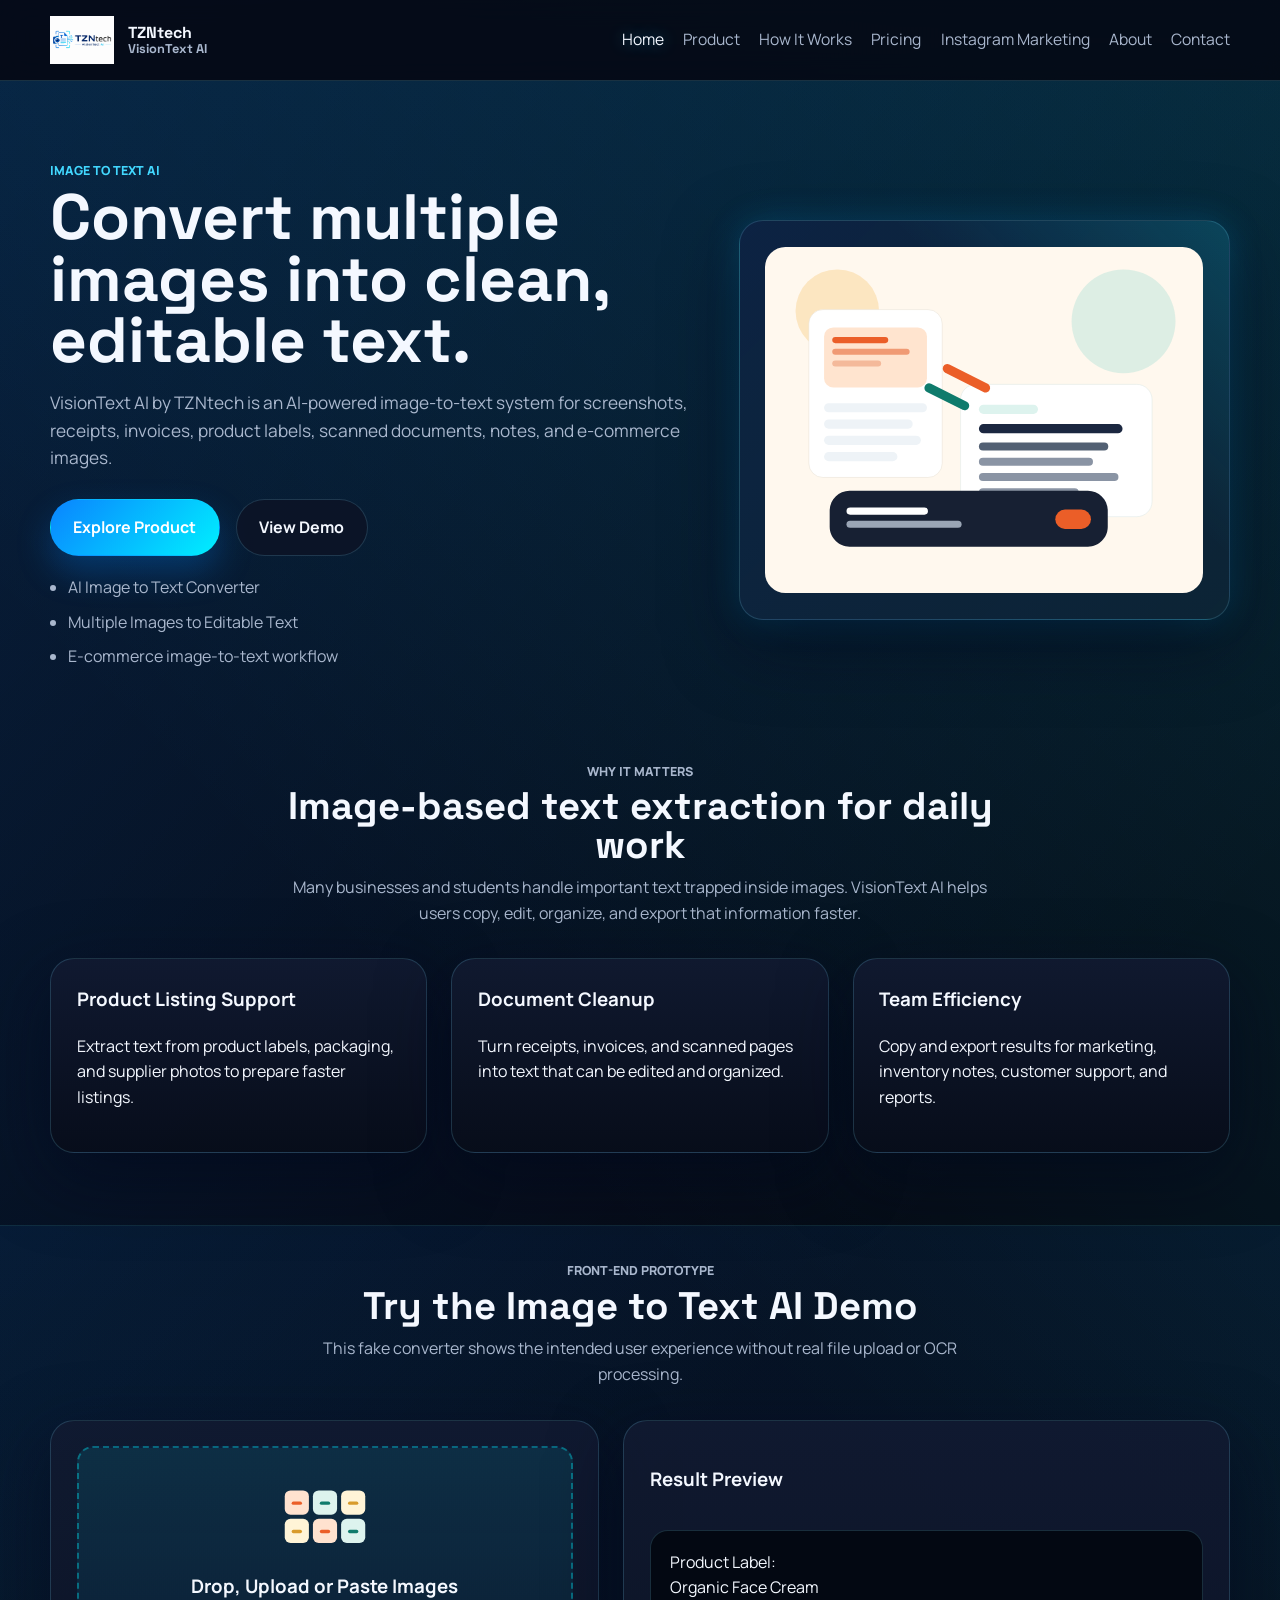
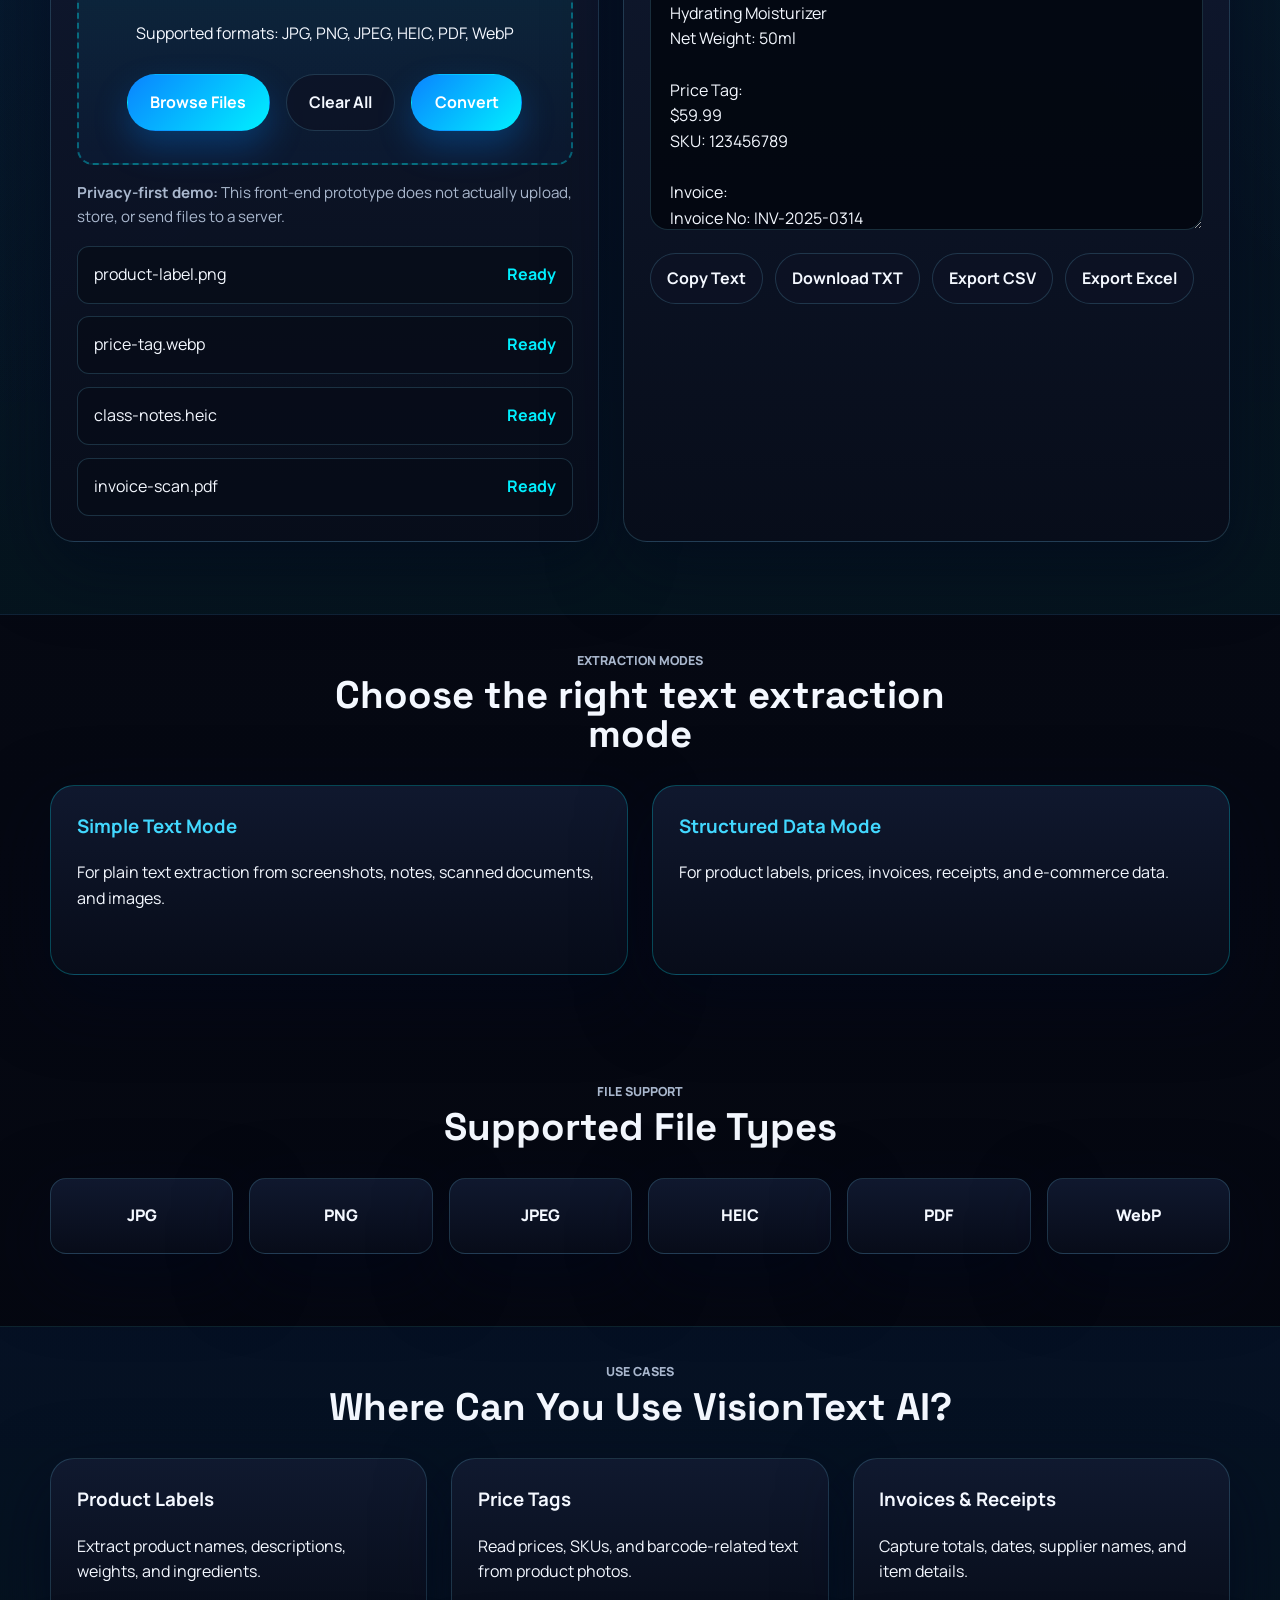
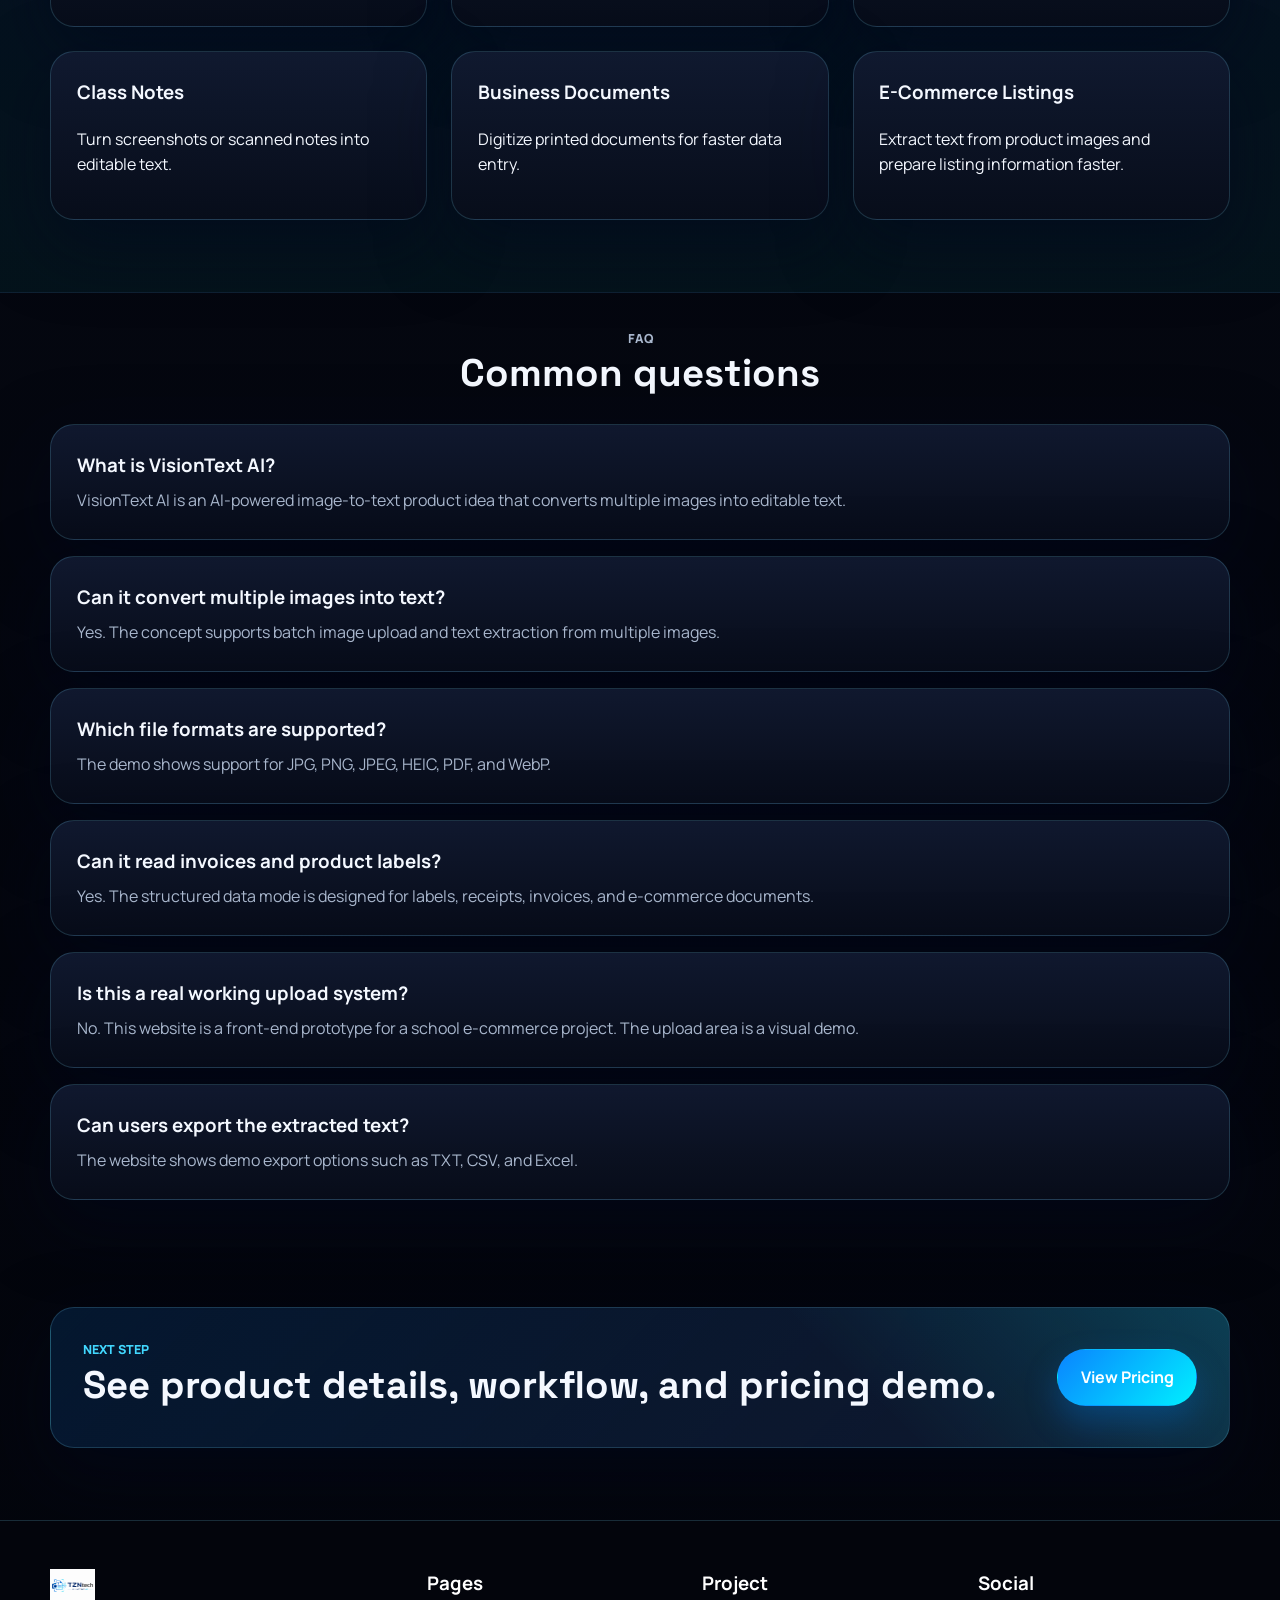
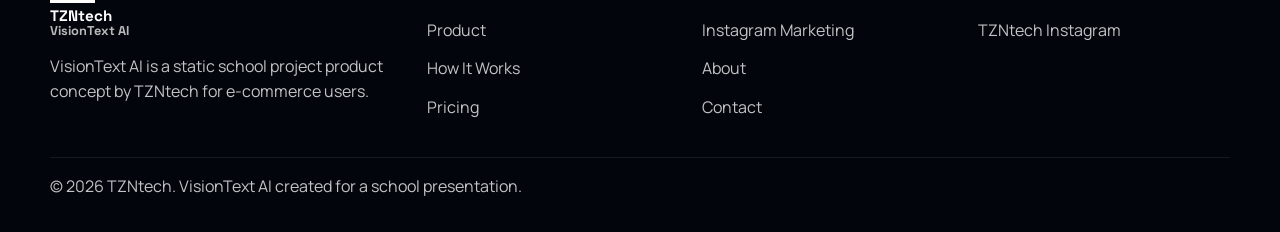
<file: index.html>
<!DOCTYPE html>
<html lang="en">
<head>
  <meta charset="UTF-8">
  <meta name="viewport" content="width=device-width, initial-scale=1.0">
  <title>VisionText AI | Image to Text AI by TZNtech</title>
  <meta name="description" content="VisionText AI is an Image to Text AI school project that converts multiple images into editable text.">
  <link rel="preconnect" href="https://fonts.googleapis.com">
  <link rel="preconnect" href="https://fonts.gstatic.com" crossorigin>
  <link href="https://fonts.googleapis.com/css2?family=Manrope:wght@400;500;700;800&family=Space+Grotesk:wght@500;700&display=swap" rel="stylesheet">
  <link rel="stylesheet" href="assets/css/style.css">
</head>
<body>
  <header class="site-header">
    <div class="container nav-wrap">
      <a class="brand" href="index.html">
        <img class="brand-logo" src="assets/img/logo.png" alt="TZNtech VisionText AI logo">
        <span class="brand-copy">
          <span class="brand-company">TZNtech</span>
          <span class="brand-product">VisionText AI</span>
        </span>
      </a>
      <button class="nav-toggle" aria-label="Open menu" aria-expanded="false">Menu</button>
      <nav class="site-nav">
        <a class="active" href="index.html">Home</a>
        <a href="product.html">Product</a>
        <a href="how-it-works.html">How It Works</a>
        <a href="pricing.html">Pricing</a>
        <a href="instagram.html">Instagram Marketing</a>
        <a href="about.html">About</a>
        <a href="contact.html">Contact</a>
      </nav>
    </div>
  </header>

  <main>
    <section class="hero">
      <div class="container hero-grid">
        <div class="hero-copy">
          <p class="eyebrow">Image to Text AI</p>
          <h1>Convert multiple images into clean, editable text.</h1>
          <p class="lead">VisionText AI by TZNtech is an AI-powered image-to-text system for screenshots, receipts, invoices, product labels, scanned documents, notes, and e-commerce images.</p>
          <div class="button-row">
            <a class="button button-primary" href="product.html">Explore Product</a>
            <a class="button button-secondary" href="#demo">View Demo</a>
          </div>
          <ul class="mini-points">
            <li>AI Image to Text Converter</li>
            <li>Multiple Images to Editable Text</li>
            <li>E-commerce image-to-text workflow</li>
          </ul>
        </div>
        <div class="hero-visual card">
          <img src="assets/img/hero-visual.svg" alt="Illustration of image cards becoming editable text cards">
        </div>
      </div>
    </section>

    <section class="section">
      <div class="container">
        <div class="section-heading">
          <p class="eyebrow">Why It Matters</p>
          <h2>Image-based text extraction for daily work</h2>
          <p>Many businesses and students handle important text trapped inside images. VisionText AI helps users copy, edit, organize, and export that information faster.</p>
        </div>
        <div class="card-grid three-col">
          <article class="feature-card card">
            <h3>Product Listing Support</h3>
            <p>Extract text from product labels, packaging, and supplier photos to prepare faster listings.</p>
          </article>
          <article class="feature-card card">
            <h3>Document Cleanup</h3>
            <p>Turn receipts, invoices, and scanned pages into text that can be edited and organized.</p>
          </article>
          <article class="feature-card card">
            <h3>Team Efficiency</h3>
            <p>Copy and export results for marketing, inventory notes, customer support, and reports.</p>
          </article>
        </div>
      </div>
    </section>

    <section class="section alt-section" id="demo">
      <div class="container">
        <div class="section-heading">
          <p class="eyebrow">Front-End Prototype</p>
          <h2>Try the Image to Text AI Demo</h2>
          <p>This fake converter shows the intended user experience without real file upload or OCR processing.</p>
        </div>
        <div class="demo-layout">
          <div class="card upload-panel">
            <div class="upload-dropzone" id="demoDropzone">
              <img src="assets/img/demo-grid.svg" alt="Graphic of image tiles" class="demo-icon">
              <h3>Drop, Upload or Paste Images</h3>
              <p>Supported formats: JPG, PNG, JPEG, HEIC, PDF, WebP</p>
              <div class="button-row demo-buttons">
                <button class="button button-primary" id="fakeUploadButton" type="button">Browse Files</button>
                <button class="button button-secondary" id="clearDemoButton" type="button">Clear All</button>
                <button class="button button-primary" id="fakeResultButton" type="button">Convert</button>
              </div>
            </div>
            <p class="privacy-note"><strong>Privacy-first demo:</strong> This front-end prototype does not actually upload, store, or send files to a server.</p>
            <div class="upload-list" id="uploadList">
              <div class="upload-item"><span>product-label.png</span><strong>Ready</strong></div>
              <div class="upload-item"><span>price-tag.webp</span><strong>Ready</strong></div>
              <div class="upload-item"><span>class-notes.heic</span><strong>Ready</strong></div>
              <div class="upload-item"><span>invoice-scan.pdf</span><strong>Ready</strong></div>
            </div>
          </div>
          <div class="card result-panel">
            <div class="result-header">
              <h3>Result Preview</h3>
            </div>
            <textarea id="resultBox" aria-label="Example extracted text">Product Label:
Organic Face Cream
Hydrating Moisturizer
Net Weight: 50ml

Price Tag:
$59.99
SKU: 123456789

Invoice:
Invoice No: INV-2025-0314
Supplier: GreenLeaf Supplies
Total: $209.69</textarea>
            <div class="result-actions">
              <button class="button button-secondary small-button" type="button">Copy Text</button>
              <button class="button button-secondary small-button" type="button">Download TXT</button>
              <button class="button button-secondary small-button" type="button">Export CSV</button>
              <button class="button button-secondary small-button" type="button">Export Excel</button>
            </div>
          </div>
        </div>
      </div>
    </section>

    <section class="section">
      <div class="container">
        <div class="section-heading">
          <p class="eyebrow">Extraction Modes</p>
          <h2>Choose the right text extraction mode</h2>
        </div>
        <div class="card-grid two-col">
          <article class="card mode-card">
            <h3>Simple Text Mode</h3>
            <p>For plain text extraction from screenshots, notes, scanned documents, and images.</p>
          </article>
          <article class="card mode-card">
            <h3>Structured Data Mode</h3>
            <p>For product labels, prices, invoices, receipts, and e-commerce data.</p>
          </article>
        </div>
      </div>
    </section>

    <section class="section">
      <div class="container">
        <div class="section-heading">
          <p class="eyebrow">File Support</p>
          <h2>Supported File Types</h2>
        </div>
        <div class="format-list">
          <span>JPG</span>
          <span>PNG</span>
          <span>JPEG</span>
          <span>HEIC</span>
          <span>PDF</span>
          <span>WebP</span>
        </div>
      </div>
    </section>

    <section class="section alt-section">
      <div class="container">
        <div class="section-heading">
          <p class="eyebrow">Use Cases</p>
          <h2>Where Can You Use VisionText AI?</h2>
        </div>
        <div class="card-grid three-col">
          <article class="card feature-card"><h3>Product Labels</h3><p>Extract product names, descriptions, weights, and ingredients.</p></article>
          <article class="card feature-card"><h3>Price Tags</h3><p>Read prices, SKUs, and barcode-related text from product photos.</p></article>
          <article class="card feature-card"><h3>Invoices & Receipts</h3><p>Capture totals, dates, supplier names, and item details.</p></article>
          <article class="card feature-card"><h3>Class Notes</h3><p>Turn screenshots or scanned notes into editable text.</p></article>
          <article class="card feature-card"><h3>Business Documents</h3><p>Digitize printed documents for faster data entry.</p></article>
          <article class="card feature-card"><h3>E-Commerce Listings</h3><p>Extract text from product images and prepare listing information faster.</p></article>
        </div>
      </div>
    </section>

    <section class="section">
      <div class="container">
        <div class="section-heading">
          <p class="eyebrow">FAQ</p>
          <h2>Common questions</h2>
        </div>
        <div class="faq-list">
          <article class="card faq-item"><h3>What is VisionText AI?</h3><p>VisionText AI is an AI-powered image-to-text product idea that converts multiple images into editable text.</p></article>
          <article class="card faq-item"><h3>Can it convert multiple images into text?</h3><p>Yes. The concept supports batch image upload and text extraction from multiple images.</p></article>
          <article class="card faq-item"><h3>Which file formats are supported?</h3><p>The demo shows support for JPG, PNG, JPEG, HEIC, PDF, and WebP.</p></article>
          <article class="card faq-item"><h3>Can it read invoices and product labels?</h3><p>Yes. The structured data mode is designed for labels, receipts, invoices, and e-commerce documents.</p></article>
          <article class="card faq-item"><h3>Is this a real working upload system?</h3><p>No. This website is a front-end prototype for a school e-commerce project. The upload area is a visual demo.</p></article>
          <article class="card faq-item"><h3>Can users export the extracted text?</h3><p>The website shows demo export options such as TXT, CSV, and Excel.</p></article>
        </div>
      </div>
    </section>

    <section class="cta-section">
      <div class="container cta-card">
        <div>
          <p class="eyebrow">Next Step</p>
          <h2>See product details, workflow, and pricing demo.</h2>
        </div>
        <a class="button button-primary" href="pricing.html">View Pricing</a>
      </div>
    </section>
  </main>

  <footer class="site-footer">
    <div class="container footer-grid">
      <div>
        <a class="brand footer-brand" href="index.html">
          <img class="brand-logo footer-logo" src="assets/img/logo.png" alt="TZNtech VisionText AI logo">
          <span class="brand-copy footer-copy">
            <span class="brand-company">TZNtech</span>
            <span class="brand-product">VisionText AI</span>
          </span>
        </a>
        <p>VisionText AI is a static school project product concept by TZNtech for e-commerce users.</p>
      </div>
      <div>
        <h3>Pages</h3>
        <a href="product.html">Product</a>
        <a href="how-it-works.html">How It Works</a>
        <a href="pricing.html">Pricing</a>
      </div>
      <div>
        <h3>Project</h3>
        <a href="instagram.html">Instagram Marketing</a>
        <a href="about.html">About</a>
        <a href="contact.html">Contact</a>
      </div>
      <div>
        <h3>Social</h3>
        <a href="https://www.instagram.com/tzntech/" target="_blank" rel="noopener noreferrer">TZNtech Instagram</a>
      </div>
    </div>
    <div class="container footer-bottom">
      <p>&copy; 2026 TZNtech. VisionText AI created for a school presentation.</p>
    </div>
  </footer>

  <script src="assets/js/main.js"></script>
</body>
</html>
</file>
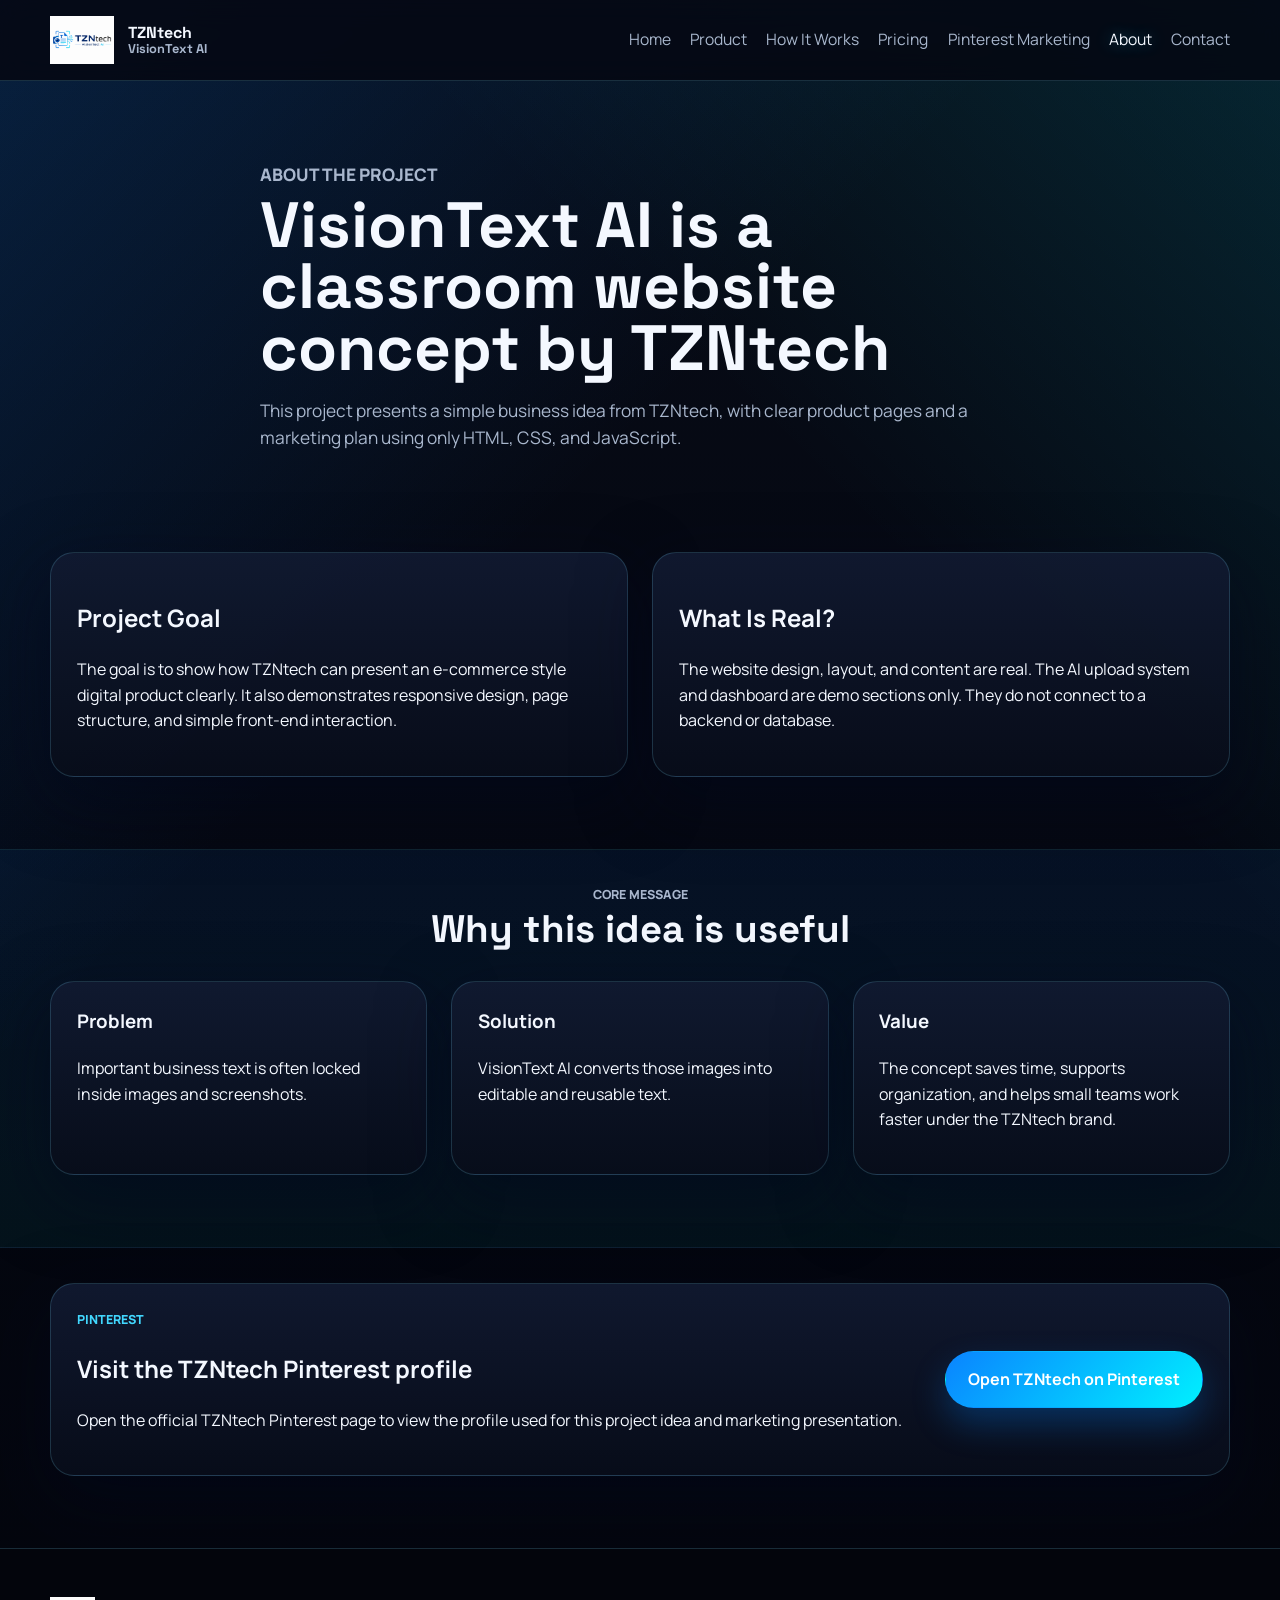
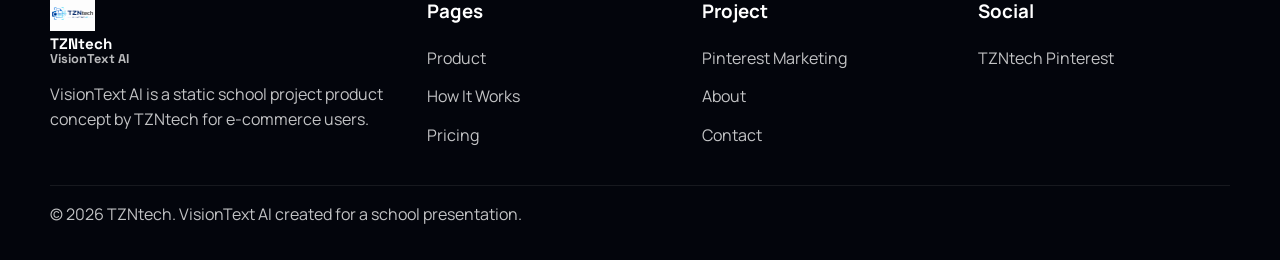
<file: about.html>
<!DOCTYPE html>
<html lang="en">
<head>
  <meta charset="UTF-8">
  <meta name="viewport" content="width=device-width, initial-scale=1.0">
  <title>About | VisionText AI</title>
  <meta name="description" content="About page for the VisionText AI school project website.">
  <link rel="preconnect" href="https://fonts.googleapis.com">
  <link rel="preconnect" href="https://fonts.gstatic.com" crossorigin>
  <link href="https://fonts.googleapis.com/css2?family=Manrope:wght@400;500;700;800&family=Space+Grotesk:wght@500;700&display=swap" rel="stylesheet">
  <link rel="stylesheet" href="assets/css/style.css">
</head>
<body>
  <header class="site-header">
    <div class="container nav-wrap">
      <a class="brand" href="index.html">
        <img class="brand-logo" src="assets/img/logo.png" alt="TZNtech VisionText AI logo">
        <span class="brand-copy">
          <span class="brand-company">TZNtech</span>
          <span class="brand-product">VisionText AI</span>
        </span>
      </a>
      <button class="nav-toggle" aria-label="Open menu" aria-expanded="false">Menu</button>
      <nav class="site-nav">
        <a href="index.html">Home</a>
        <a href="product.html">Product</a>
        <a href="how-it-works.html">How It Works</a>
        <a href="pricing.html">Pricing</a>
        <a href="pinterest.html">Pinterest Marketing</a>
        <a class="active" href="about.html">About</a>
        <a href="contact.html">Contact</a>
      </nav>
    </div>
  </header>

  <main>
    <section class="page-hero">
      <div class="container narrow">
        <p class="eyebrow">About The Project</p>
        <h1>VisionText AI is a classroom website concept by TZNtech</h1>
        <p>This project presents a simple business idea from TZNtech, with clear product pages and a marketing plan using only HTML, CSS, and JavaScript.</p>
      </div>
    </section>

    <section class="section">
      <div class="container two-col">
        <div class="card">
          <h2>Project Goal</h2>
          <p>The goal is to show how TZNtech can present an e-commerce style digital product clearly. It also demonstrates responsive design, page structure, and simple front-end interaction.</p>
        </div>
        <div class="card">
          <h2>What Is Real?</h2>
          <p>The website design, layout, and content are real. The AI upload system and dashboard are demo sections only. They do not connect to a backend or database.</p>
        </div>
      </div>
    </section>

    <section class="section alt-section">
      <div class="container">
        <div class="section-heading">
          <p class="eyebrow">Core Message</p>
          <h2>Why this idea is useful</h2>
        </div>
        <div class="card-grid three-col">
          <article class="card stat-card">
            <h3>Problem</h3>
            <p>Important business text is often locked inside images and screenshots.</p>
          </article>
          <article class="card stat-card">
            <h3>Solution</h3>
            <p>VisionText AI converts those images into editable and reusable text.</p>
          </article>
          <article class="card stat-card">
            <h3>Value</h3>
            <p>The concept saves time, supports organization, and helps small teams work faster under the TZNtech brand.</p>
          </article>
        </div>
      </div>
    </section>

    <section class="section">
      <div class="container">
        <div class="card about-link-card">
          <div>
            <p class="eyebrow">Pinterest</p>
            <h2>Visit the TZNtech Pinterest profile</h2>
            <p>Open the official TZNtech Pinterest page to view the profile used for this project idea and marketing presentation.</p>
          </div>
          <!-- External social link for the school project presentation. -->
          <a class="button button-primary" href="https://www.pinterest.com/TZNtech/" target="_blank" rel="noopener noreferrer">Open TZNtech on Pinterest</a>
        </div>
      </div>
    </section>
  </main>

  <footer class="site-footer">
    <div class="container footer-grid">
      <div>
        <a class="brand footer-brand" href="index.html">
          <img class="brand-logo footer-logo" src="assets/img/logo.png" alt="TZNtech VisionText AI logo">
          <span class="brand-copy footer-copy">
            <span class="brand-company">TZNtech</span>
            <span class="brand-product">VisionText AI</span>
          </span>
        </a>
        <p>VisionText AI is a static school project product concept by TZNtech for e-commerce users.</p>
      </div>
      <div>
        <h3>Pages</h3>
        <a href="product.html">Product</a>
        <a href="how-it-works.html">How It Works</a>
        <a href="pricing.html">Pricing</a>
      </div>
      <div>
        <h3>Project</h3>
        <a href="pinterest.html">Pinterest Marketing</a>
        <a href="about.html">About</a>
        <a href="contact.html">Contact</a>
      </div>
      <div>
        <h3>Social</h3>
        <a href="https://www.pinterest.com/TZNtech/" target="_blank" rel="noopener noreferrer">TZNtech Pinterest</a>
      </div>
    </div>
    <div class="container footer-bottom">
      <p>&copy; 2026 TZNtech. VisionText AI created for a school presentation.</p>
    </div>
  </footer>

  <script src="assets/js/main.js"></script>
</body>
</html>
</file>
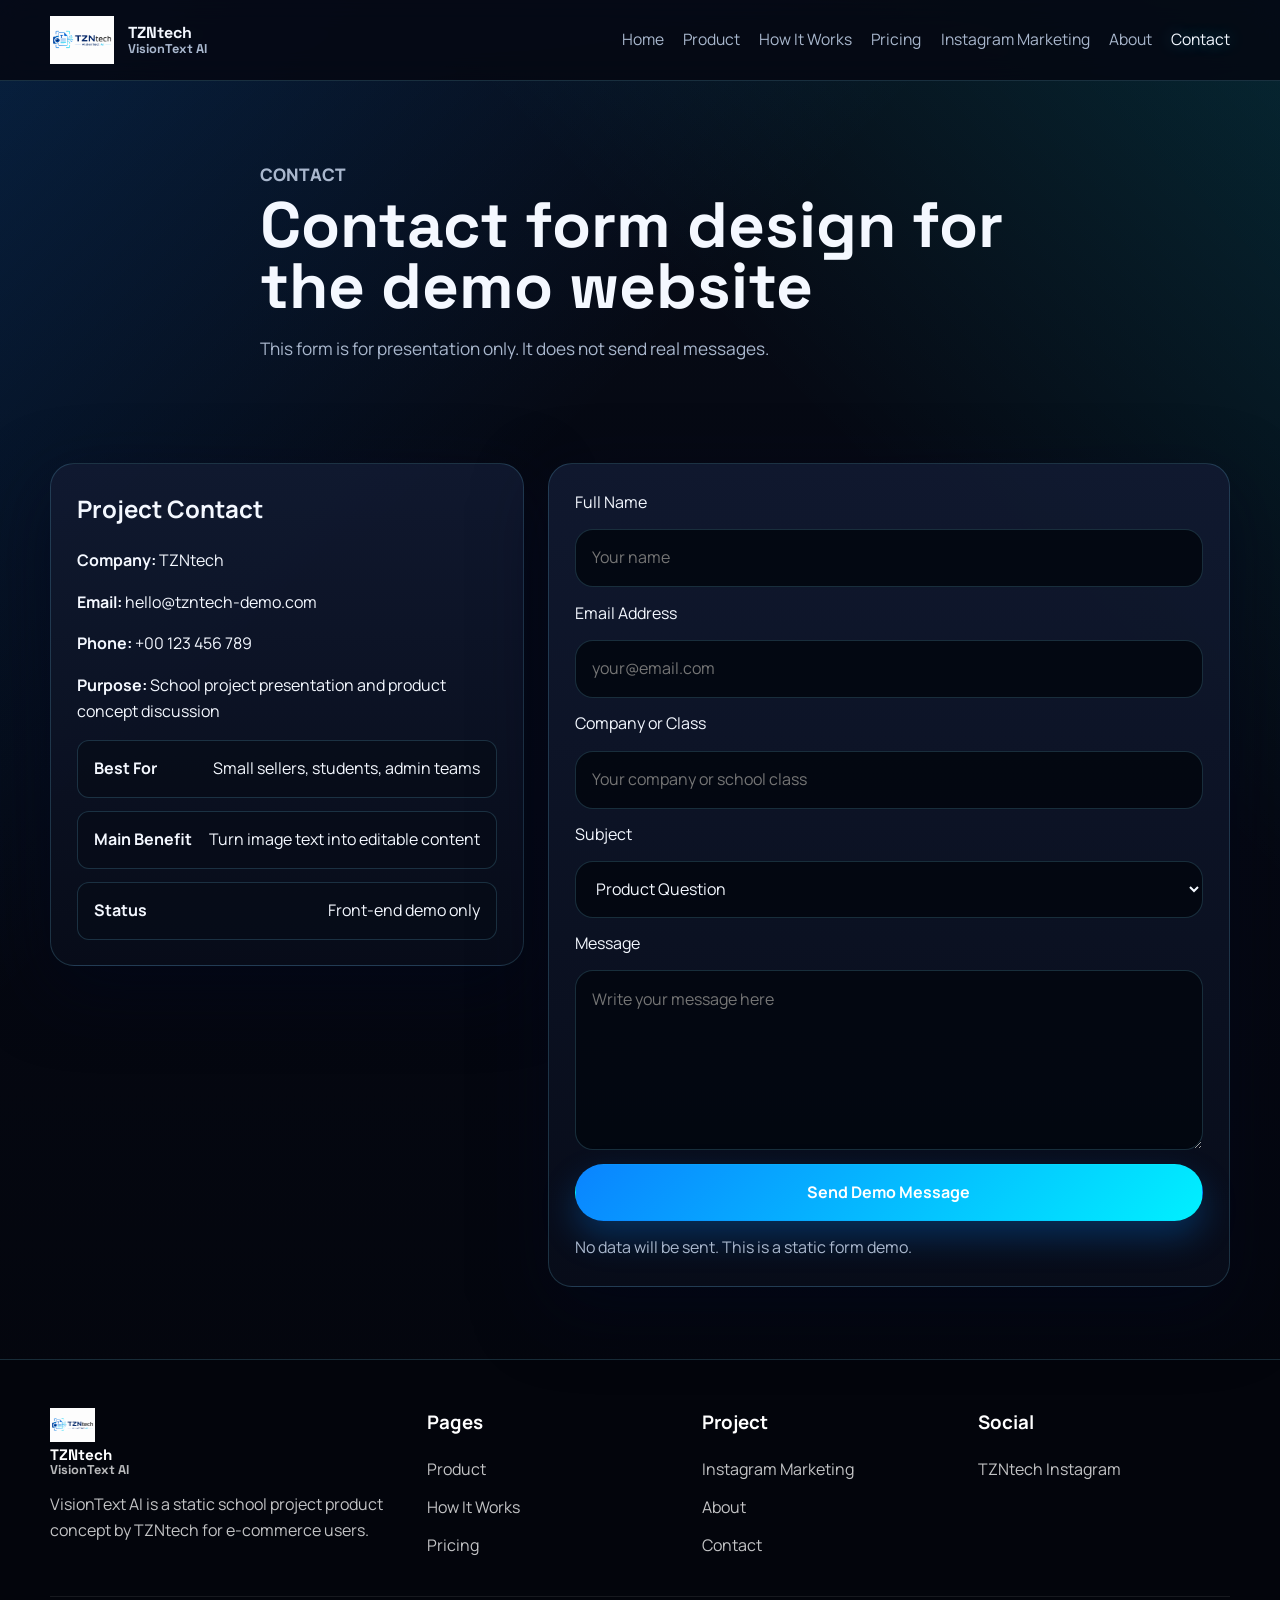
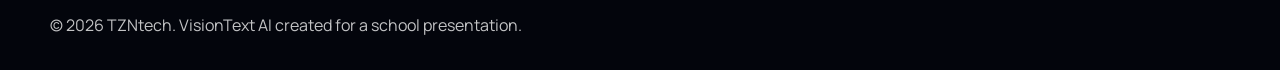
<file: contact.html>
<!DOCTYPE html>
<html lang="en">
<head>
  <meta charset="UTF-8">
  <meta name="viewport" content="width=device-width, initial-scale=1.0">
  <title>Contact | VisionText AI</title>
  <meta name="description" content="Contact page for the VisionText AI school project website.">
  <link rel="preconnect" href="https://fonts.googleapis.com">
  <link rel="preconnect" href="https://fonts.gstatic.com" crossorigin>
  <link href="https://fonts.googleapis.com/css2?family=Manrope:wght@400;500;700;800&family=Space+Grotesk:wght@500;700&display=swap" rel="stylesheet">
  <link rel="stylesheet" href="assets/css/style.css">
</head>
<body>
  <header class="site-header">
    <div class="container nav-wrap">
      <a class="brand" href="index.html">
        <img class="brand-logo" src="assets/img/logo.png" alt="TZNtech VisionText AI logo">
        <span class="brand-copy">
          <span class="brand-company">TZNtech</span>
          <span class="brand-product">VisionText AI</span>
        </span>
      </a>
      <button class="nav-toggle" aria-label="Open menu" aria-expanded="false">Menu</button>
      <nav class="site-nav">
        <a href="index.html">Home</a>
        <a href="product.html">Product</a>
        <a href="how-it-works.html">How It Works</a>
        <a href="pricing.html">Pricing</a>
        <a href="instagram.html">Instagram Marketing</a>
        <a href="about.html">About</a>
        <a class="active" href="contact.html">Contact</a>
      </nav>
    </div>
  </header>

  <main>
    <section class="page-hero">
      <div class="container narrow">
        <p class="eyebrow">Contact</p>
        <h1>Contact form design for the demo website</h1>
        <p>This form is for presentation only. It does not send real messages.</p>
      </div>
    </section>

    <section class="section">
      <div class="container contact-layout">
        <div class="card contact-info">
          <h2>Project Contact</h2>
          <p><strong>Company:</strong> TZNtech</p>
          <p><strong>Email:</strong> hello@tzntech-demo.com</p>
          <p><strong>Phone:</strong> +00 123 456 789</p>
          <p><strong>Purpose:</strong> School project presentation and product concept discussion</p>
          <div class="contact-highlights">
            <div><strong>Best For</strong><span>Small sellers, students, admin teams</span></div>
            <div><strong>Main Benefit</strong><span>Turn image text into editable content</span></div>
            <div><strong>Status</strong><span>Front-end demo only</span></div>
          </div>
        </div>
        <form class="card contact-form" id="contactForm">
          <!-- This form is a front-end demo and does not submit to a server. -->
          <label for="name">Full Name</label>
          <input id="name" name="name" type="text" placeholder="Your name" required>

          <label for="email">Email Address</label>
          <input id="email" name="email" type="email" placeholder="your@email.com" required>

          <label for="company">Company or Class</label>
          <input id="company" name="company" type="text" placeholder="Your company or school class">

          <label for="subject">Subject</label>
          <select id="subject" name="subject">
            <option>Product Question</option>
            <option>Pricing Question</option>
            <option>School Presentation</option>
            <option>Marketing Idea</option>
          </select>

          <label for="message">Message</label>
          <textarea id="message" name="message" placeholder="Write your message here" required></textarea>

          <button class="button button-primary" type="submit">Send Demo Message</button>
          <p class="form-note" id="formMessage">No data will be sent. This is a static form demo.</p>
        </form>
      </div>
    </section>
  </main>

  <footer class="site-footer">
    <div class="container footer-grid">
      <div>
        <a class="brand footer-brand" href="index.html">
          <img class="brand-logo footer-logo" src="assets/img/logo.png" alt="TZNtech VisionText AI logo">
          <span class="brand-copy footer-copy">
            <span class="brand-company">TZNtech</span>
            <span class="brand-product">VisionText AI</span>
          </span>
        </a>
        <p>VisionText AI is a static school project product concept by TZNtech for e-commerce users.</p>
      </div>
      <div>
        <h3>Pages</h3>
        <a href="product.html">Product</a>
        <a href="how-it-works.html">How It Works</a>
        <a href="pricing.html">Pricing</a>
      </div>
      <div>
        <h3>Project</h3>
        <a href="instagram.html">Instagram Marketing</a>
        <a href="about.html">About</a>
        <a href="contact.html">Contact</a>
      </div>
      <div>
        <h3>Social</h3>
        <a href="https://www.instagram.com/tzntech/" target="_blank" rel="noopener noreferrer">TZNtech Instagram</a>
      </div>
    </div>
    <div class="container footer-bottom">
      <p>&copy; 2026 TZNtech. VisionText AI created for a school presentation.</p>
    </div>
  </footer>

  <script src="assets/js/main.js"></script>
</body>
</html>
</file>
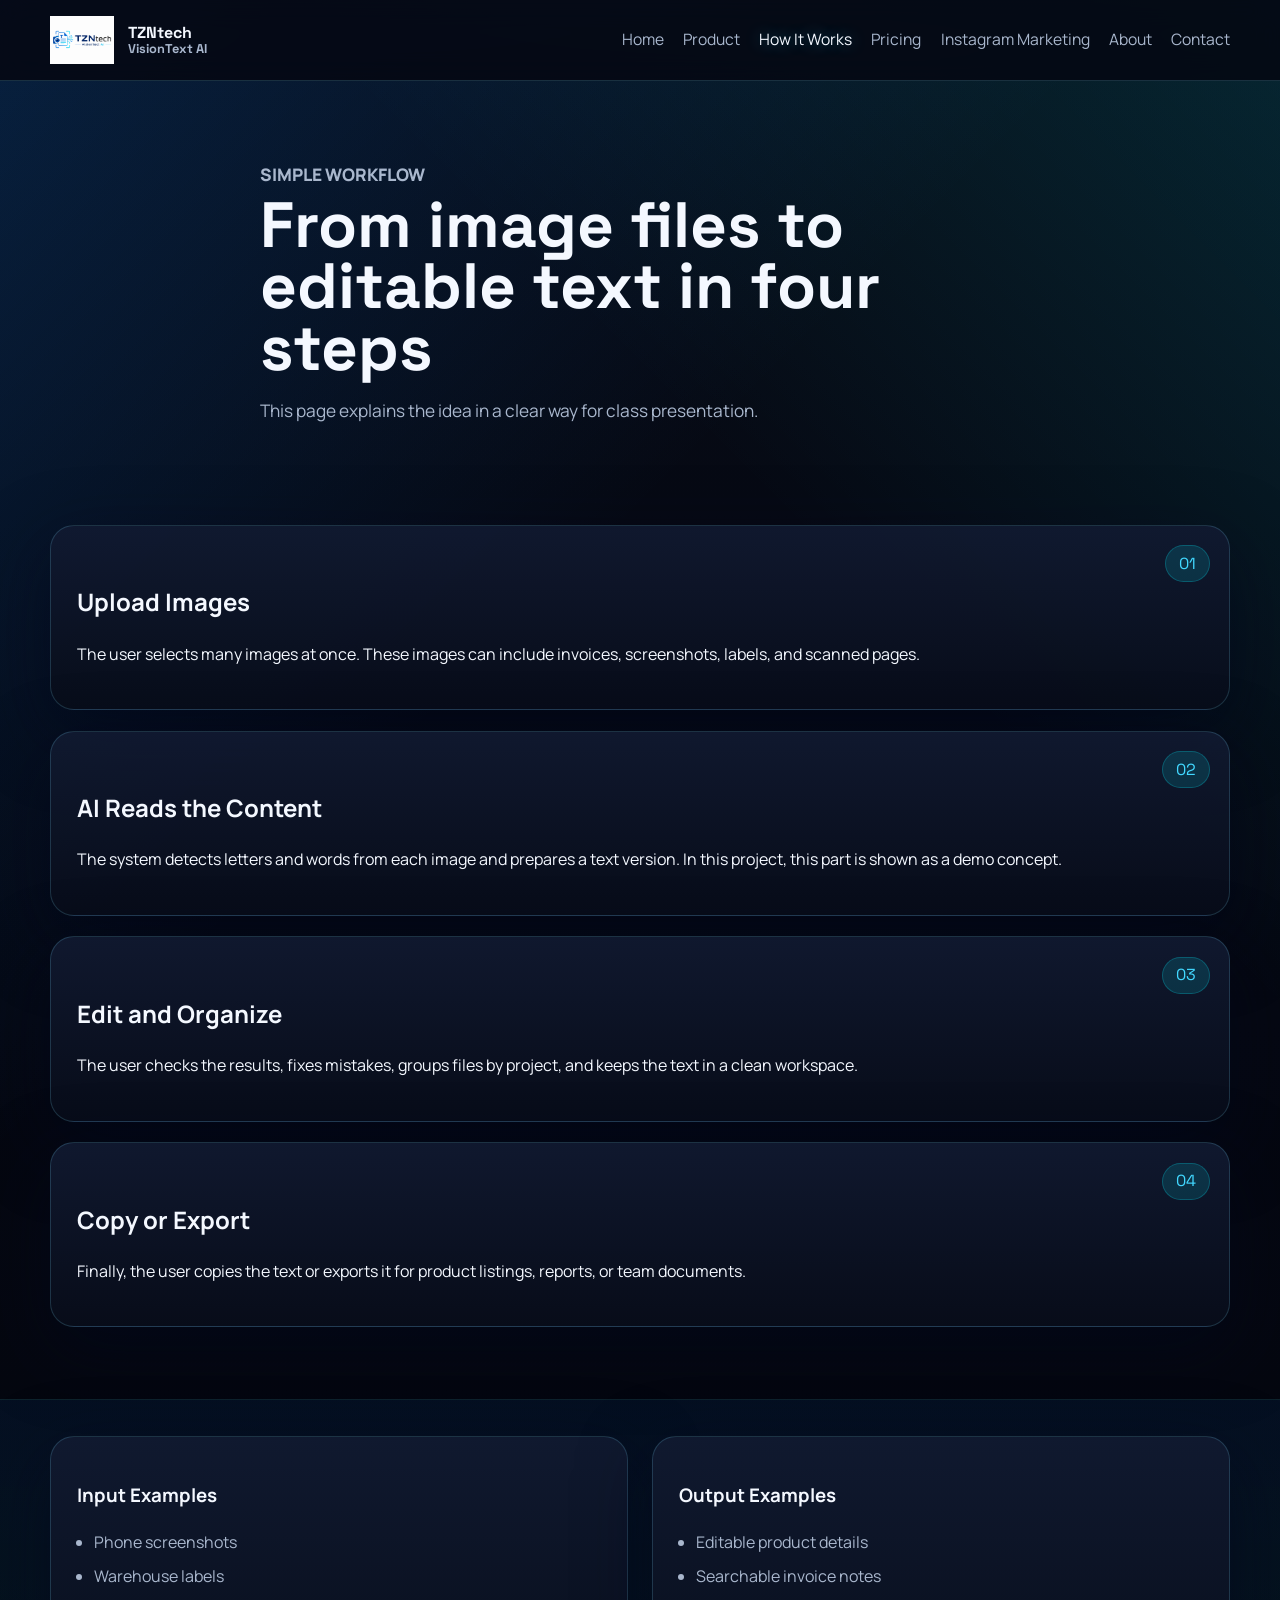
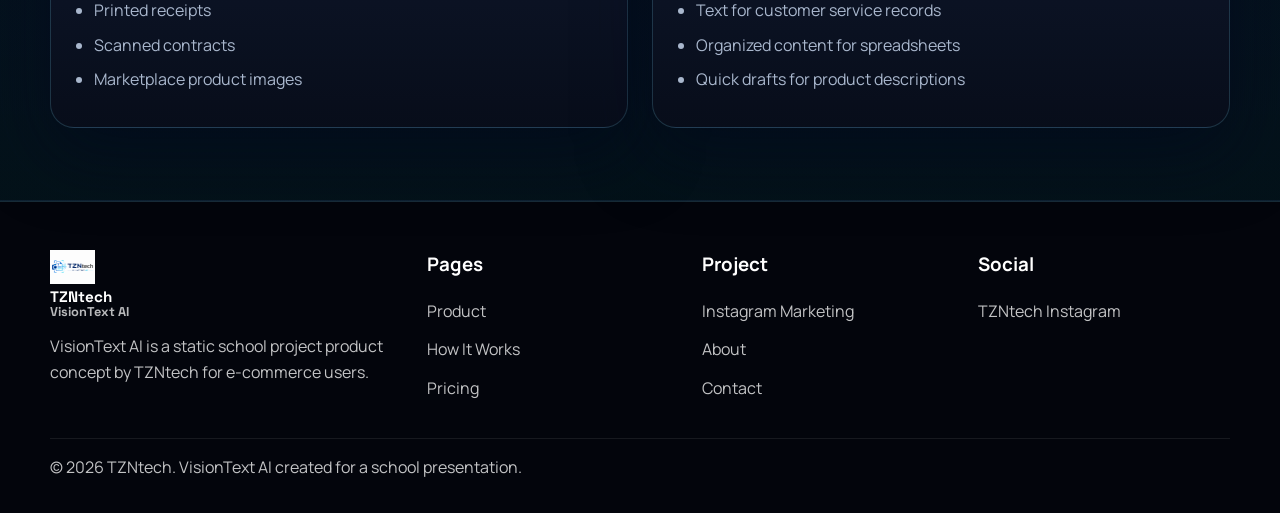
<file: how-it-works.html>
<!DOCTYPE html>
<html lang="en">
<head>
  <meta charset="UTF-8">
  <meta name="viewport" content="width=device-width, initial-scale=1.0">
  <title>How It Works | VisionText AI</title>
  <meta name="description" content="How VisionText AI works as a school project concept.">
  <link rel="preconnect" href="https://fonts.googleapis.com">
  <link rel="preconnect" href="https://fonts.gstatic.com" crossorigin>
  <link href="https://fonts.googleapis.com/css2?family=Manrope:wght@400;500;700;800&family=Space+Grotesk:wght@500;700&display=swap" rel="stylesheet">
  <link rel="stylesheet" href="assets/css/style.css">
</head>
<body>
  <header class="site-header">
    <div class="container nav-wrap">
      <a class="brand" href="index.html">
        <img class="brand-logo" src="assets/img/logo.png" alt="TZNtech VisionText AI logo">
        <span class="brand-copy">
          <span class="brand-company">TZNtech</span>
          <span class="brand-product">VisionText AI</span>
        </span>
      </a>
      <button class="nav-toggle" aria-label="Open menu" aria-expanded="false">Menu</button>
      <nav class="site-nav">
        <a href="index.html">Home</a>
        <a href="product.html">Product</a>
        <a class="active" href="how-it-works.html">How It Works</a>
        <a href="pricing.html">Pricing</a>
        <a href="instagram.html">Instagram Marketing</a>
        <a href="about.html">About</a>
        <a href="contact.html">Contact</a>
      </nav>
    </div>
  </header>

  <main>
    <section class="page-hero">
      <div class="container narrow">
        <p class="eyebrow">Simple Workflow</p>
        <h1>From image files to editable text in four steps</h1>
        <p>This page explains the idea in a clear way for class presentation.</p>
      </div>
    </section>

    <section class="section">
      <div class="container timeline">
        <article class="timeline-step card">
          <span class="step-number">01</span>
          <h2>Upload Images</h2>
          <p>The user selects many images at once. These images can include invoices, screenshots, labels, and scanned pages.</p>
        </article>
        <article class="timeline-step card">
          <span class="step-number">02</span>
          <h2>AI Reads the Content</h2>
          <p>The system detects letters and words from each image and prepares a text version. In this project, this part is shown as a demo concept.</p>
        </article>
        <article class="timeline-step card">
          <span class="step-number">03</span>
          <h2>Edit and Organize</h2>
          <p>The user checks the results, fixes mistakes, groups files by project, and keeps the text in a clean workspace.</p>
        </article>
        <article class="timeline-step card">
          <span class="step-number">04</span>
          <h2>Copy or Export</h2>
          <p>Finally, the user copies the text or exports it for product listings, reports, or team documents.</p>
        </article>
      </div>
    </section>

    <section class="section alt-section">
      <div class="container two-col">
        <div class="card">
          <h3>Input Examples</h3>
          <ul class="detail-list">
            <li>Phone screenshots</li>
            <li>Warehouse labels</li>
            <li>Printed receipts</li>
            <li>Scanned contracts</li>
            <li>Marketplace product images</li>
          </ul>
        </div>
        <div class="card">
          <h3>Output Examples</h3>
          <ul class="detail-list">
            <li>Editable product details</li>
            <li>Searchable invoice notes</li>
            <li>Text for customer service records</li>
            <li>Organized content for spreadsheets</li>
            <li>Quick drafts for product descriptions</li>
          </ul>
        </div>
      </div>
    </section>
  </main>

  <footer class="site-footer">
    <div class="container footer-grid">
      <div>
        <a class="brand footer-brand" href="index.html">
          <img class="brand-logo footer-logo" src="assets/img/logo.png" alt="TZNtech VisionText AI logo">
          <span class="brand-copy footer-copy">
            <span class="brand-company">TZNtech</span>
            <span class="brand-product">VisionText AI</span>
          </span>
        </a>
        <p>VisionText AI is a static school project product concept by TZNtech for e-commerce users.</p>
      </div>
      <div>
        <h3>Pages</h3>
        <a href="product.html">Product</a>
        <a href="how-it-works.html">How It Works</a>
        <a href="pricing.html">Pricing</a>
      </div>
      <div>
        <h3>Project</h3>
        <a href="instagram.html">Instagram Marketing</a>
        <a href="about.html">About</a>
        <a href="contact.html">Contact</a>
      </div>
      <div>
        <h3>Social</h3>
        <a href="https://www.instagram.com/tzntech/" target="_blank" rel="noopener noreferrer">TZNtech Instagram</a>
      </div>
    </div>
    <div class="container footer-bottom">
      <p>&copy; 2026 TZNtech. VisionText AI created for a school presentation.</p>
    </div>
  </footer>

  <script src="assets/js/main.js"></script>
</body>
</html>
</file>
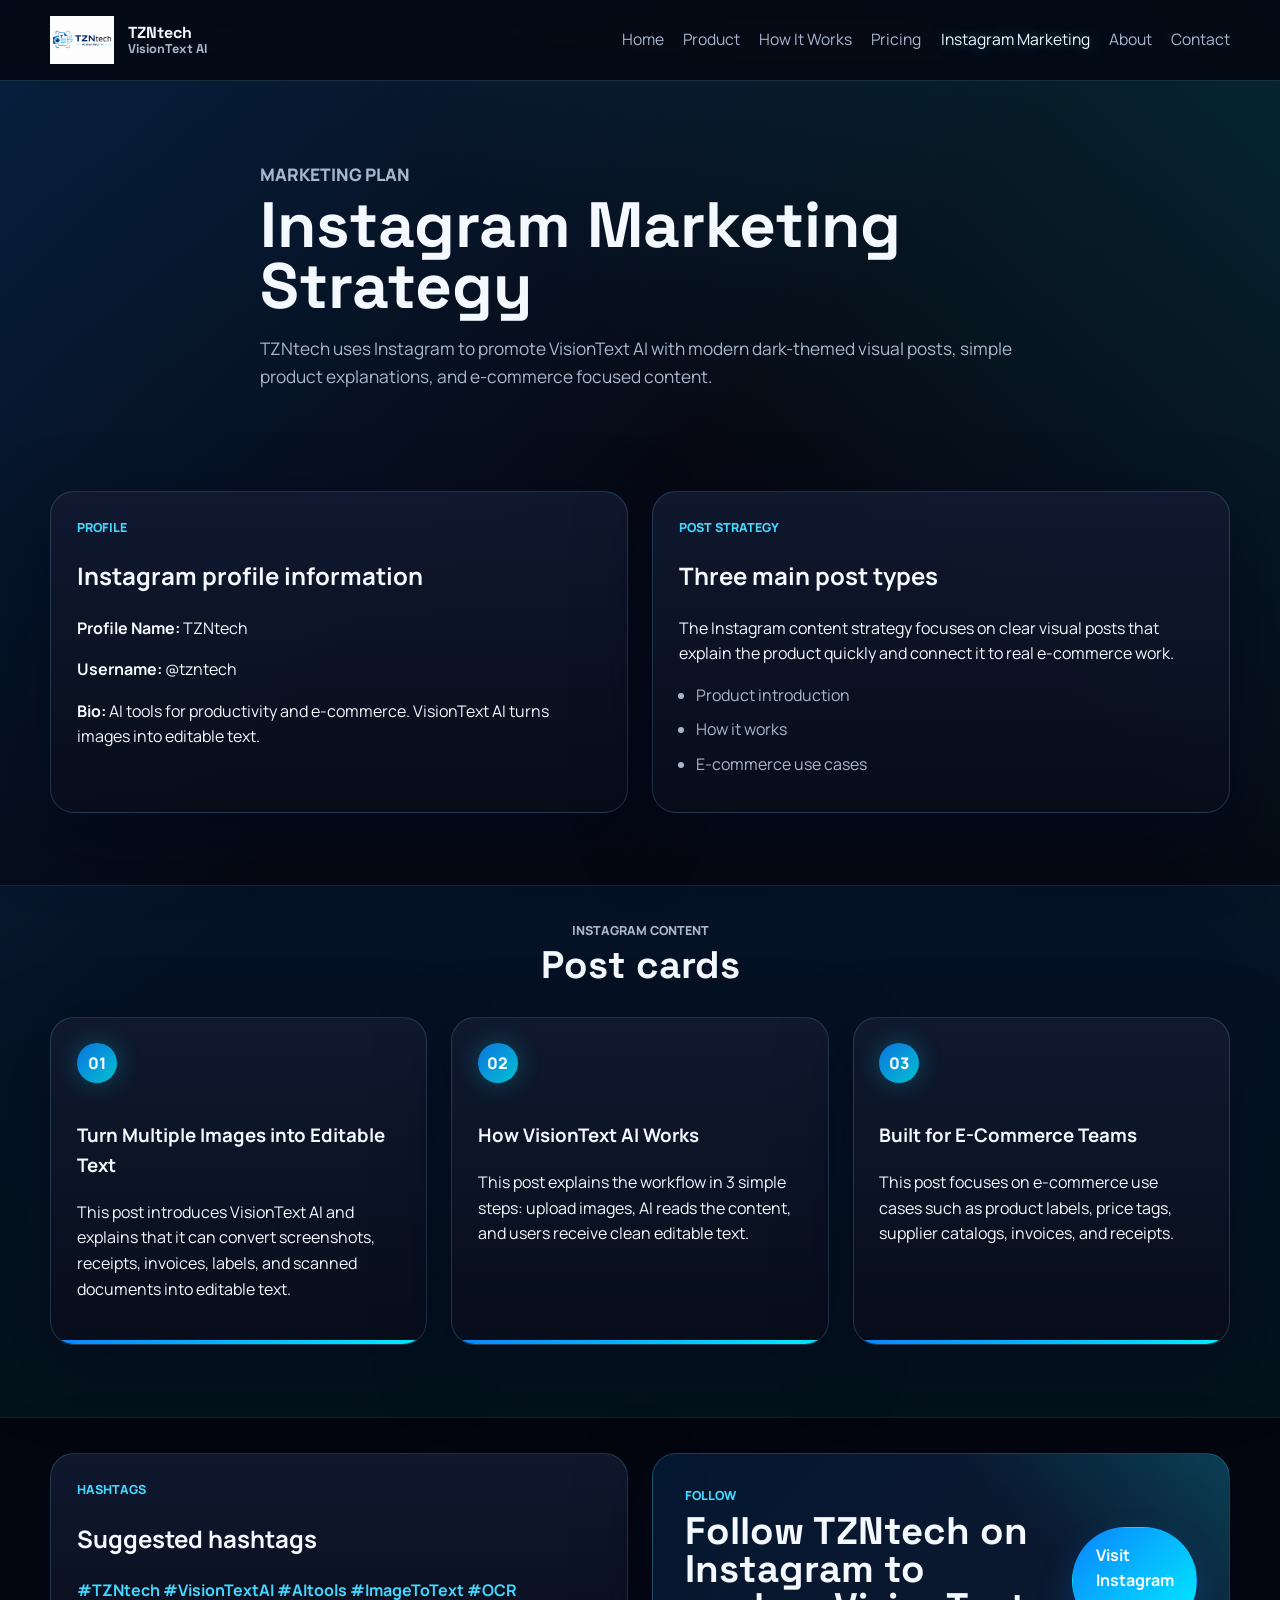
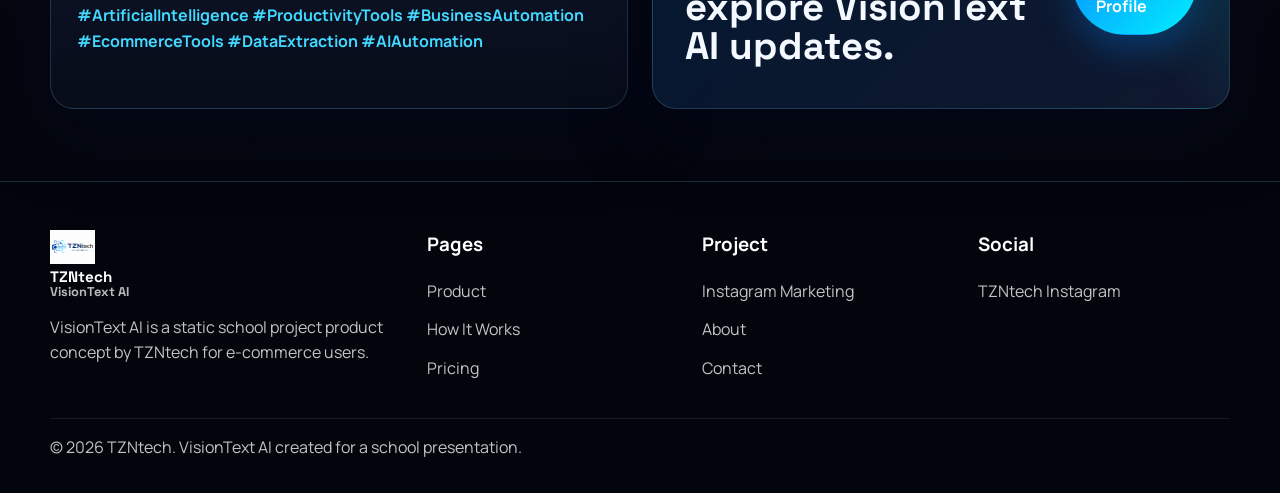
<file: instagram.html>
<!DOCTYPE html>
<html lang="en">
<head>
  <meta charset="UTF-8">
  <meta name="viewport" content="width=device-width, initial-scale=1.0">
  <title>Instagram Marketing Strategy | VisionText AI</title>
  <meta name="description" content="Instagram marketing strategy for VisionText AI by TZNtech.">
  <link rel="preconnect" href="https://fonts.googleapis.com">
  <link rel="preconnect" href="https://fonts.gstatic.com" crossorigin>
  <link href="https://fonts.googleapis.com/css2?family=Manrope:wght@400;500;700;800&family=Space+Grotesk:wght@500;700&display=swap" rel="stylesheet">
  <link rel="stylesheet" href="assets/css/style.css">
</head>
<body>
  <header class="site-header">
    <div class="container nav-wrap">
      <a class="brand" href="index.html">
        <img class="brand-logo" src="assets/img/logo.png" alt="TZNtech VisionText AI logo">
        <span class="brand-copy">
          <span class="brand-company">TZNtech</span>
          <span class="brand-product">VisionText AI</span>
        </span>
      </a>
      <button class="nav-toggle" aria-label="Open menu" aria-expanded="false">Menu</button>
      <nav class="site-nav">
        <a href="index.html">Home</a>
        <a href="product.html">Product</a>
        <a href="how-it-works.html">How It Works</a>
        <a href="pricing.html">Pricing</a>
        <a class="active" href="instagram.html">Instagram Marketing</a>
        <a href="about.html">About</a>
        <a href="contact.html">Contact</a>
      </nav>
    </div>
  </header>

  <main>
    <section class="page-hero">
      <div class="container narrow">
        <p class="eyebrow">Marketing Plan</p>
        <h1>Instagram Marketing Strategy</h1>
        <p>TZNtech uses Instagram to promote VisionText AI with modern dark-themed visual posts, simple product explanations, and e-commerce focused content.</p>
      </div>
    </section>

    <section class="section">
      <div class="container two-col">
        <div class="card">
          <p class="eyebrow">Profile</p>
          <h2>Instagram profile information</h2>
          <p><strong>Profile Name:</strong> TZNtech</p>
          <p><strong>Username:</strong> @tzntech</p>
          <p><strong>Bio:</strong> AI tools for productivity and e-commerce. VisionText AI turns images into editable text.</p>
        </div>
        <div class="card">
          <p class="eyebrow">Post Strategy</p>
          <h2>Three main post types</h2>
          <p>The Instagram content strategy focuses on clear visual posts that explain the product quickly and connect it to real e-commerce work.</p>
          <ul class="detail-list">
            <li>Product introduction</li>
            <li>How it works</li>
            <li>E-commerce use cases</li>
          </ul>
        </div>
      </div>
    </section>

    <section class="section alt-section">
      <div class="container">
        <div class="section-heading">
          <p class="eyebrow">Instagram Content</p>
          <h2>Post cards</h2>
        </div>
        <div class="card-grid three-col">
          <article class="card post-card">
            <span class="post-number">01</span>
            <h3>Turn Multiple Images into Editable Text</h3>
            <p>This post introduces VisionText AI and explains that it can convert screenshots, receipts, invoices, labels, and scanned documents into editable text.</p>
          </article>
          <article class="card post-card">
            <span class="post-number">02</span>
            <h3>How VisionText AI Works</h3>
            <p>This post explains the workflow in 3 simple steps: upload images, AI reads the content, and users receive clean editable text.</p>
          </article>
          <article class="card post-card">
            <span class="post-number">03</span>
            <h3>Built for E-Commerce Teams</h3>
            <p>This post focuses on e-commerce use cases such as product labels, price tags, supplier catalogs, invoices, and receipts.</p>
          </article>
        </div>
      </div>
    </section>

    <section class="section">
      <div class="container two-col">
        <div class="card">
          <p class="eyebrow">Hashtags</p>
          <h2>Suggested hashtags</h2>
          <p class="hashtag-list">#TZNtech #VisionTextAI #AItools #ImageToText #OCR #ArtificialIntelligence #ProductivityTools #BusinessAutomation #EcommerceTools #DataExtraction #AIAutomation</p>
        </div>
        <div class="cta-card instagram-cta">
          <div>
            <p class="eyebrow">Follow</p>
            <h2>Follow TZNtech on Instagram to explore VisionText AI updates.</h2>
          </div>
          <a class="button button-primary" href="https://www.instagram.com/tzntech/" target="_blank" rel="noopener noreferrer">Visit Instagram Profile</a>
        </div>
      </div>
    </section>
  </main>

  <footer class="site-footer">
    <div class="container footer-grid">
      <div>
        <a class="brand footer-brand" href="index.html">
          <img class="brand-logo footer-logo" src="assets/img/logo.png" alt="TZNtech VisionText AI logo">
          <span class="brand-copy footer-copy">
            <span class="brand-company">TZNtech</span>
            <span class="brand-product">VisionText AI</span>
          </span>
        </a>
        <p>VisionText AI is a static school project product concept by TZNtech for e-commerce users.</p>
      </div>
      <div>
        <h3>Pages</h3>
        <a href="product.html">Product</a>
        <a href="how-it-works.html">How It Works</a>
        <a href="pricing.html">Pricing</a>
      </div>
      <div>
        <h3>Project</h3>
        <a href="instagram.html">Instagram Marketing</a>
        <a href="about.html">About</a>
        <a href="contact.html">Contact</a>
      </div>
      <div>
        <h3>Social</h3>
        <a href="https://www.instagram.com/tzntech/" target="_blank" rel="noopener noreferrer">TZNtech Instagram</a>
      </div>
    </div>
    <div class="container footer-bottom">
      <p>&copy; 2026 TZNtech. VisionText AI created for a school presentation.</p>
    </div>
  </footer>

  <script src="assets/js/main.js"></script>
</body>
</html>
</file>
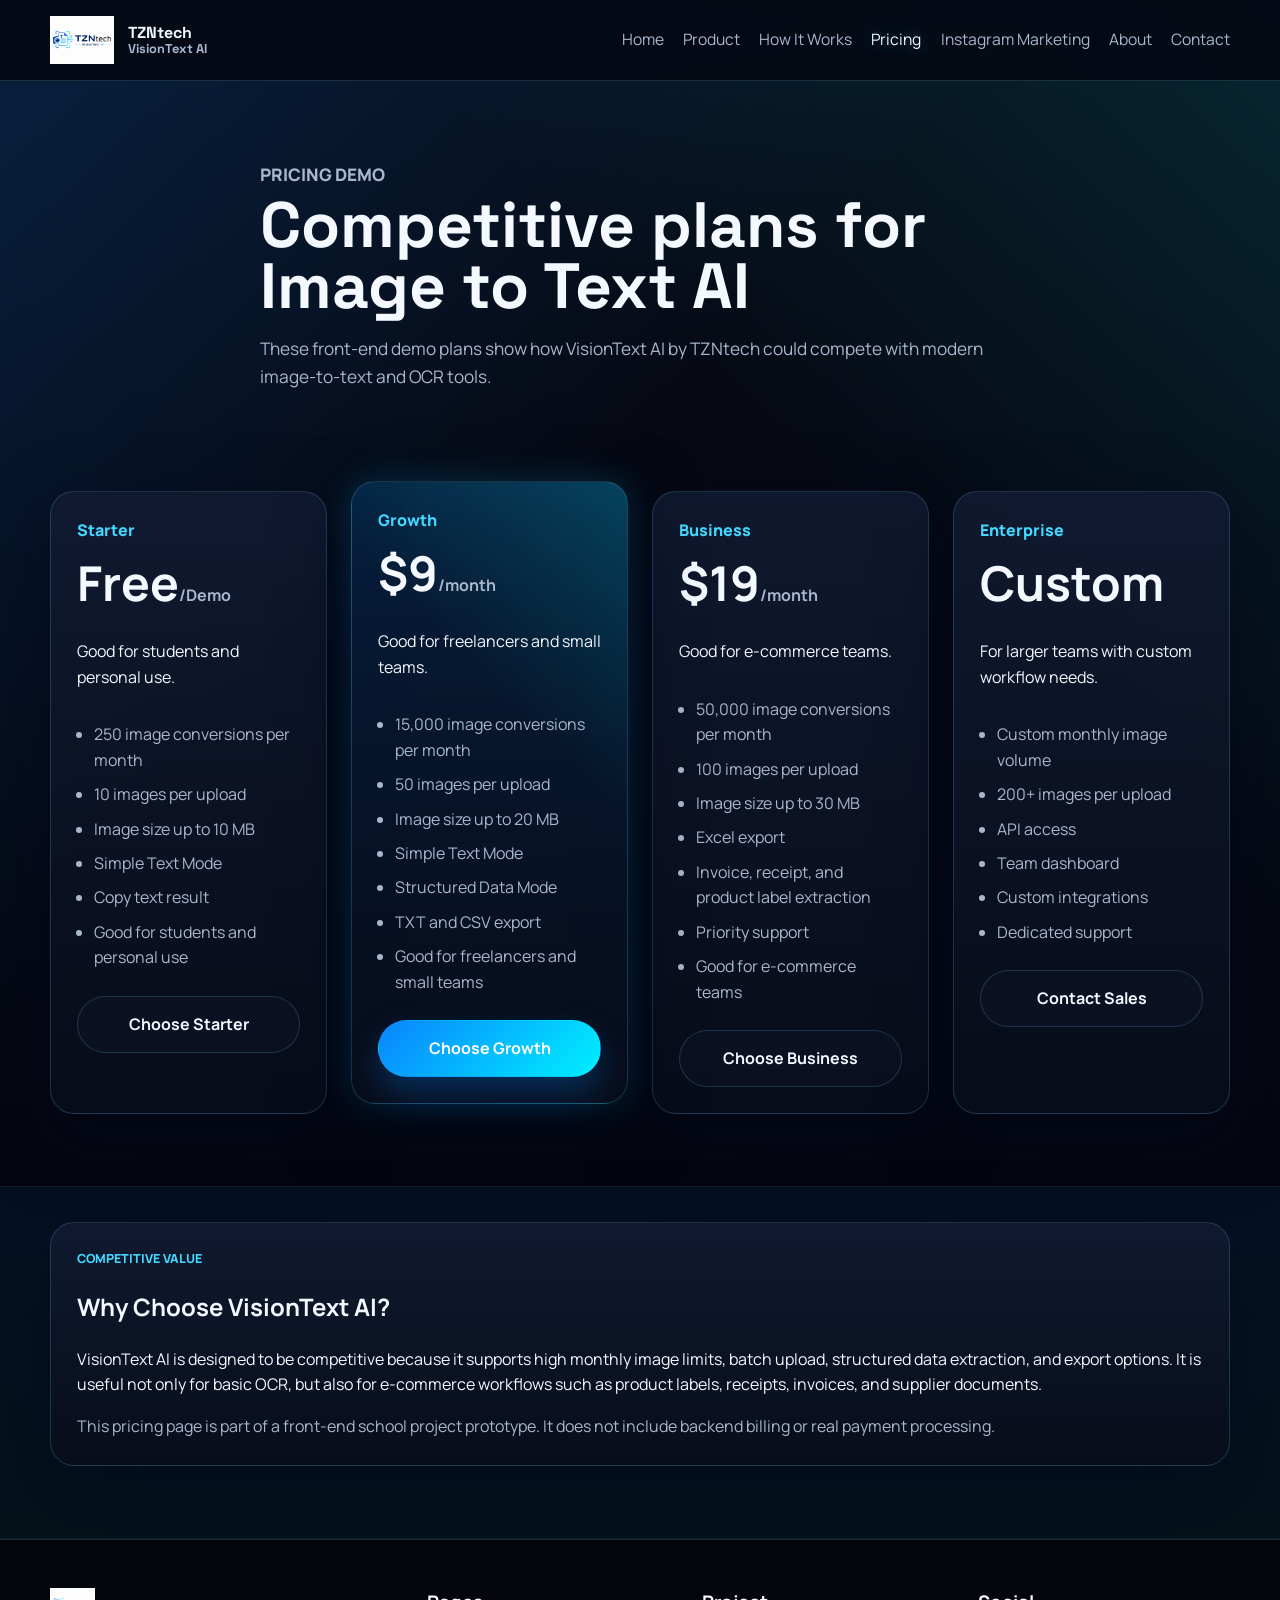
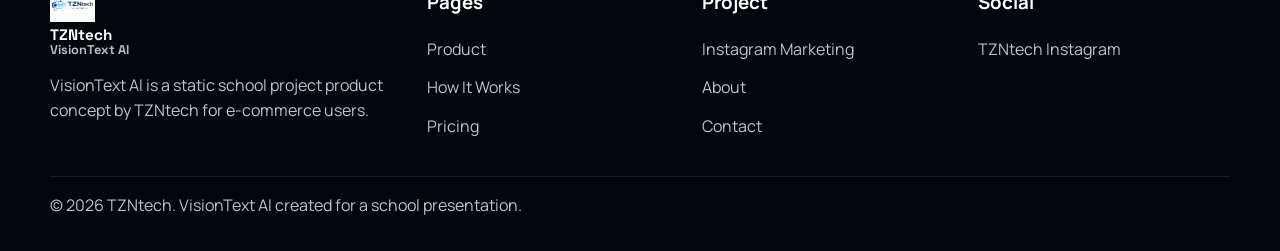
<file: pricing.html>
<!DOCTYPE html>
<html lang="en">
<head>
  <meta charset="UTF-8">
  <meta name="viewport" content="width=device-width, initial-scale=1.0">
  <title>Pricing | VisionText AI</title>
  <meta name="description" content="Pricing page for the VisionText AI school project website.">
  <link rel="preconnect" href="https://fonts.googleapis.com">
  <link rel="preconnect" href="https://fonts.gstatic.com" crossorigin>
  <link href="https://fonts.googleapis.com/css2?family=Manrope:wght@400;500;700;800&family=Space+Grotesk:wght@500;700&display=swap" rel="stylesheet">
  <link rel="stylesheet" href="assets/css/style.css">
</head>
<body>
  <header class="site-header">
    <div class="container nav-wrap">
      <a class="brand" href="index.html">
        <img class="brand-logo" src="assets/img/logo.png" alt="TZNtech VisionText AI logo">
        <span class="brand-copy">
          <span class="brand-company">TZNtech</span>
          <span class="brand-product">VisionText AI</span>
        </span>
      </a>
      <button class="nav-toggle" aria-label="Open menu" aria-expanded="false">Menu</button>
      <nav class="site-nav">
        <a href="index.html">Home</a>
        <a href="product.html">Product</a>
        <a href="how-it-works.html">How It Works</a>
        <a class="active" href="pricing.html">Pricing</a>
        <a href="instagram.html">Instagram Marketing</a>
        <a href="about.html">About</a>
        <a href="contact.html">Contact</a>
      </nav>
    </div>
  </header>

  <main>
    <section class="page-hero">
      <div class="container narrow">
        <p class="eyebrow">Pricing Demo</p>
        <h1>Competitive plans for Image to Text AI</h1>
        <p>These front-end demo plans show how VisionText AI by TZNtech could compete with modern image-to-text and OCR tools.</p>
      </div>
    </section>

    <section class="section">
      <div class="container pricing-grid">
        <article class="card pricing-card">
          <p class="plan-name">Starter</p>
          <h2>Free<span>/Demo</span></h2>
          <p>Good for students and personal use.</p>
          <ul class="detail-list">
            <li>250 image conversions per month</li>
            <li>10 images per upload</li>
            <li>Image size up to 10 MB</li>
            <li>Simple Text Mode</li>
            <li>Copy text result</li>
            <li>Good for students and personal use</li>
          </ul>
          <a class="button button-secondary" href="contact.html">Choose Starter</a>
        </article>
        <article class="card pricing-card featured-pricing">
          <p class="plan-name">Growth</p>
          <h2>$9<span>/month</span></h2>
          <p>Good for freelancers and small teams.</p>
          <ul class="detail-list">
            <li>15,000 image conversions per month</li>
            <li>50 images per upload</li>
            <li>Image size up to 20 MB</li>
            <li>Simple Text Mode</li>
            <li>Structured Data Mode</li>
            <li>TXT and CSV export</li>
            <li>Good for freelancers and small teams</li>
          </ul>
          <a class="button button-primary" href="contact.html">Choose Growth</a>
        </article>
        <article class="card pricing-card">
          <p class="plan-name">Business</p>
          <h2>$19<span>/month</span></h2>
          <p>Good for e-commerce teams.</p>
          <ul class="detail-list">
            <li>50,000 image conversions per month</li>
            <li>100 images per upload</li>
            <li>Image size up to 30 MB</li>
            <li>Excel export</li>
            <li>Invoice, receipt, and product label extraction</li>
            <li>Priority support</li>
            <li>Good for e-commerce teams</li>
          </ul>
          <a class="button button-secondary" href="contact.html">Choose Business</a>
        </article>
        <article class="card pricing-card">
          <p class="plan-name">Enterprise</p>
          <h2>Custom</h2>
          <p>For larger teams with custom workflow needs.</p>
          <ul class="detail-list">
            <li>Custom monthly image volume</li>
            <li>200+ images per upload</li>
            <li>API access</li>
            <li>Team dashboard</li>
            <li>Custom integrations</li>
            <li>Dedicated support</li>
          </ul>
          <a class="button button-secondary" href="contact.html">Contact Sales</a>
        </article>
      </div>
    </section>

    <section class="section alt-section">
      <div class="container">
        <div class="card">
          <p class="eyebrow">Competitive Value</p>
          <h2>Why Choose VisionText AI?</h2>
          <p>VisionText AI is designed to be competitive because it supports high monthly image limits, batch upload, structured data extraction, and export options. It is useful not only for basic OCR, but also for e-commerce workflows such as product labels, receipts, invoices, and supplier documents.</p>
          <p class="form-note">This pricing page is part of a front-end school project prototype. It does not include backend billing or real payment processing.</p>
        </div>
      </div>
    </section>
  </main>

  <footer class="site-footer">
    <div class="container footer-grid">
      <div>
        <a class="brand footer-brand" href="index.html">
          <img class="brand-logo footer-logo" src="assets/img/logo.png" alt="TZNtech VisionText AI logo">
          <span class="brand-copy footer-copy">
            <span class="brand-company">TZNtech</span>
            <span class="brand-product">VisionText AI</span>
          </span>
        </a>
        <p>VisionText AI is a static school project product concept by TZNtech for e-commerce users.</p>
      </div>
      <div>
        <h3>Pages</h3>
        <a href="product.html">Product</a>
        <a href="how-it-works.html">How It Works</a>
        <a href="pricing.html">Pricing</a>
      </div>
      <div>
        <h3>Project</h3>
        <a href="instagram.html">Instagram Marketing</a>
        <a href="about.html">About</a>
        <a href="contact.html">Contact</a>
      </div>
      <div>
        <h3>Social</h3>
        <a href="https://www.instagram.com/tzntech/" target="_blank" rel="noopener noreferrer">TZNtech Instagram</a>
      </div>
    </div>
    <div class="container footer-bottom">
      <p>&copy; 2026 TZNtech. VisionText AI created for a school presentation.</p>
    </div>
  </footer>

  <script src="assets/js/main.js"></script>
</body>
</html>
</file>
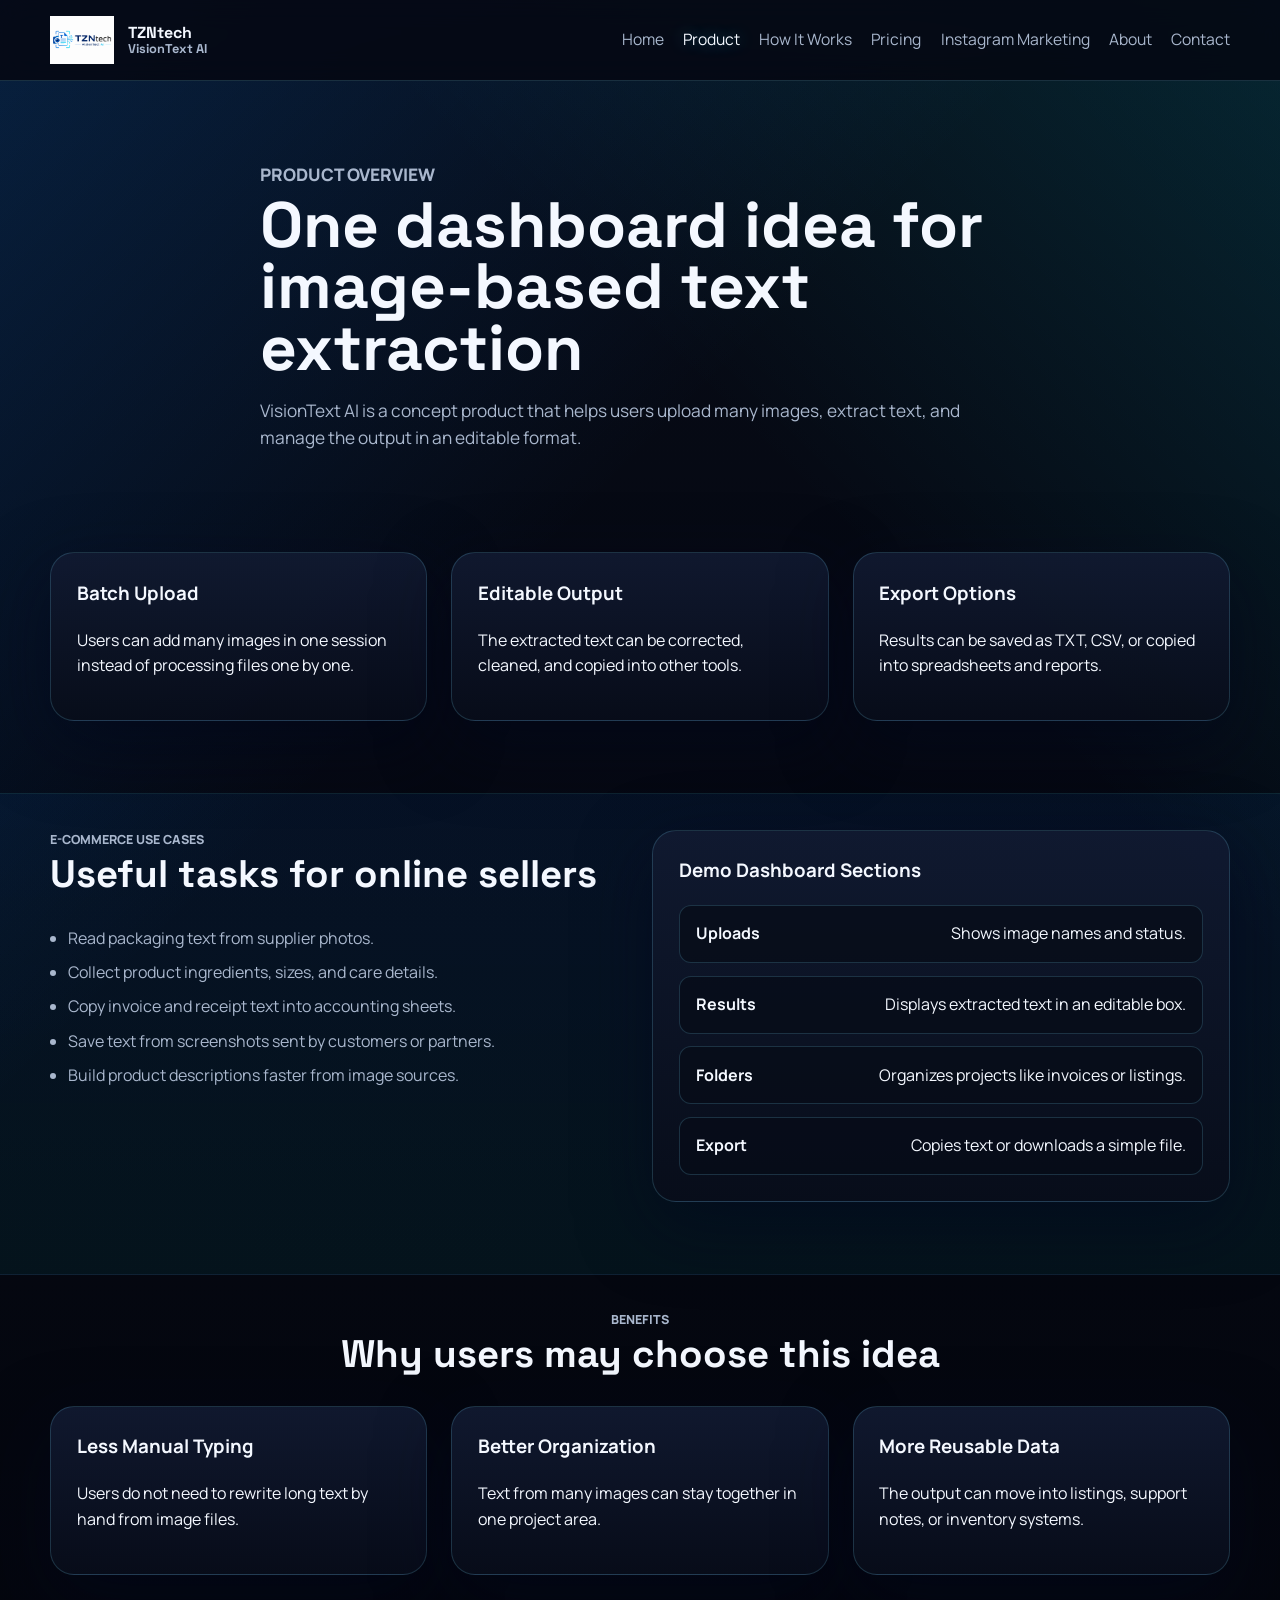
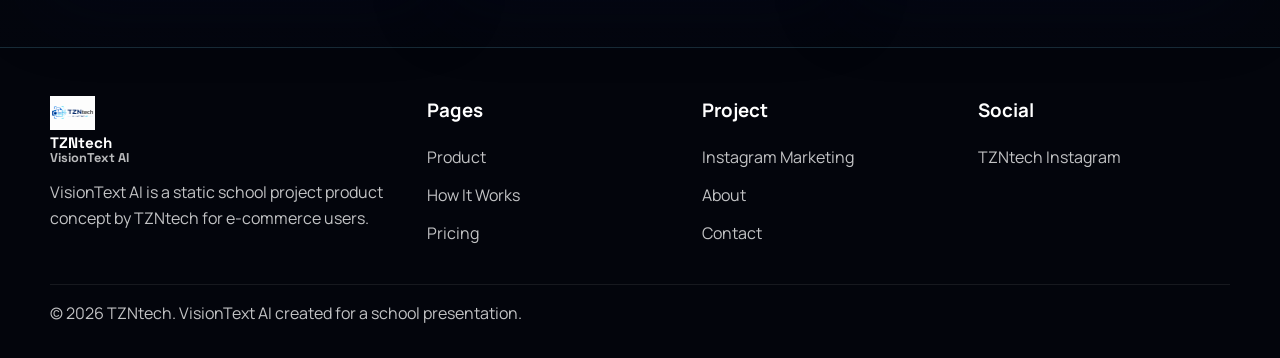
<file: product.html>
<!DOCTYPE html>
<html lang="en">
<head>
  <meta charset="UTF-8">
  <meta name="viewport" content="width=device-width, initial-scale=1.0">
  <title>Product | VisionText AI</title>
  <meta name="description" content="Product page for the VisionText AI school project website.">
  <link rel="preconnect" href="https://fonts.googleapis.com">
  <link rel="preconnect" href="https://fonts.gstatic.com" crossorigin>
  <link href="https://fonts.googleapis.com/css2?family=Manrope:wght@400;500;700;800&family=Space+Grotesk:wght@500;700&display=swap" rel="stylesheet">
  <link rel="stylesheet" href="assets/css/style.css">
</head>
<body>
  <header class="site-header">
    <div class="container nav-wrap">
      <a class="brand" href="index.html">
        <img class="brand-logo" src="assets/img/logo.png" alt="TZNtech VisionText AI logo">
        <span class="brand-copy">
          <span class="brand-company">TZNtech</span>
          <span class="brand-product">VisionText AI</span>
        </span>
      </a>
      <button class="nav-toggle" aria-label="Open menu" aria-expanded="false">Menu</button>
      <nav class="site-nav">
        <a href="index.html">Home</a>
        <a class="active" href="product.html">Product</a>
        <a href="how-it-works.html">How It Works</a>
        <a href="pricing.html">Pricing</a>
        <a href="instagram.html">Instagram Marketing</a>
        <a href="about.html">About</a>
        <a href="contact.html">Contact</a>
      </nav>
    </div>
  </header>

  <main>
    <section class="page-hero">
      <div class="container narrow">
        <p class="eyebrow">Product Overview</p>
        <h1>One dashboard idea for image-based text extraction</h1>
        <p>VisionText AI is a concept product that helps users upload many images, extract text, and manage the output in an editable format.</p>
      </div>
    </section>

    <section class="section">
      <div class="container">
        <div class="card-grid three-col">
          <article class="card feature-card">
            <h3>Batch Upload</h3>
            <p>Users can add many images in one session instead of processing files one by one.</p>
          </article>
          <article class="card feature-card">
            <h3>Editable Output</h3>
            <p>The extracted text can be corrected, cleaned, and copied into other tools.</p>
          </article>
          <article class="card feature-card">
            <h3>Export Options</h3>
            <p>Results can be saved as TXT, CSV, or copied into spreadsheets and reports.</p>
          </article>
        </div>
      </div>
    </section>

    <section class="section alt-section">
      <div class="container two-col">
        <div>
          <div class="section-heading align-left">
            <p class="eyebrow">E-commerce Use Cases</p>
            <h2>Useful tasks for online sellers</h2>
          </div>
          <ul class="detail-list">
            <li>Read packaging text from supplier photos.</li>
            <li>Collect product ingredients, sizes, and care details.</li>
            <li>Copy invoice and receipt text into accounting sheets.</li>
            <li>Save text from screenshots sent by customers or partners.</li>
            <li>Build product descriptions faster from image sources.</li>
          </ul>
        </div>
        <div class="card info-panel">
          <h3>Demo Dashboard Sections</h3>
          <div class="dashboard-list">
            <div><strong>Uploads</strong><span>Shows image names and status.</span></div>
            <div><strong>Results</strong><span>Displays extracted text in an editable box.</span></div>
            <div><strong>Folders</strong><span>Organizes projects like invoices or listings.</span></div>
            <div><strong>Export</strong><span>Copies text or downloads a simple file.</span></div>
          </div>
        </div>
      </div>
    </section>

    <section class="section">
      <div class="container">
        <div class="section-heading">
          <p class="eyebrow">Benefits</p>
          <h2>Why users may choose this idea</h2>
        </div>
        <div class="card-grid three-col">
          <article class="card stat-card">
            <h3>Less Manual Typing</h3>
            <p>Users do not need to rewrite long text by hand from image files.</p>
          </article>
          <article class="card stat-card">
            <h3>Better Organization</h3>
            <p>Text from many images can stay together in one project area.</p>
          </article>
          <article class="card stat-card">
            <h3>More Reusable Data</h3>
            <p>The output can move into listings, support notes, or inventory systems.</p>
          </article>
        </div>
      </div>
    </section>
  </main>

  <footer class="site-footer">
    <div class="container footer-grid">
      <div>
        <a class="brand footer-brand" href="index.html">
          <img class="brand-logo footer-logo" src="assets/img/logo.png" alt="TZNtech VisionText AI logo">
          <span class="brand-copy footer-copy">
            <span class="brand-company">TZNtech</span>
            <span class="brand-product">VisionText AI</span>
          </span>
        </a>
        <p>VisionText AI is a static school project product concept by TZNtech for e-commerce users.</p>
      </div>
      <div>
        <h3>Pages</h3>
        <a href="product.html">Product</a>
        <a href="how-it-works.html">How It Works</a>
        <a href="pricing.html">Pricing</a>
      </div>
      <div>
        <h3>Project</h3>
        <a href="instagram.html">Instagram Marketing</a>
        <a href="about.html">About</a>
        <a href="contact.html">Contact</a>
      </div>
      <div>
        <h3>Social</h3>
        <a href="https://www.instagram.com/tzntech/" target="_blank" rel="noopener noreferrer">TZNtech Instagram</a>
      </div>
    </div>
    <div class="container footer-bottom">
      <p>&copy; 2026 TZNtech. VisionText AI created for a school presentation.</p>
    </div>
  </footer>

  <script src="assets/js/main.js"></script>
</body>
</html>
</file>
<file: assets/css/style.css>
/* Shared website styles for the VisionText AI static project. */
:root {
  --bg: #050812;
  --surface: #0d1324;
  --surface-strong: #111a31;
  --text: #f4f8ff;
  --muted: #a9b7cd;
  --line: rgba(123, 221, 255, 0.18);
  --brand: #0a84ff;
  --brand-dark: #42d8ff;
  --accent: #00f0ff;
  --accent-soft: rgba(0, 240, 255, 0.13);
  --shadow: 0 24px 70px rgba(0, 8, 28, 0.52);
  --glow: 0 0 32px rgba(0, 198, 255, 0.22);
  --radius-lg: 24px;
  --radius-md: 16px;
  --radius-sm: 12px;
  --container: 1180px;
}

* {
  box-sizing: border-box;
}

html {
  scroll-behavior: smooth;
}

body {
  margin: 0;
  font-family: "Manrope", sans-serif;
  color: var(--text);
  background:
    linear-gradient(135deg, rgba(10, 132, 255, 0.18) 0%, transparent 34%),
    linear-gradient(225deg, rgba(0, 240, 255, 0.12) 0%, transparent 30%),
    linear-gradient(180deg, #070b16 0%, var(--bg) 48%, #03050c 100%);
  line-height: 1.6;
}

img {
  max-width: 100%;
  display: block;
}

a {
  color: inherit;
  text-decoration: none;
}

textarea,
input,
select,
button {
  font: inherit;
}

.container {
  width: min(var(--container), calc(100% - 2rem));
  margin: 0 auto;
}

.narrow {
  max-width: 760px;
}

.site-header {
  position: sticky;
  top: 0;
  z-index: 20;
  backdrop-filter: blur(14px);
  background: rgba(5, 8, 18, 0.86);
  border-bottom: 1px solid var(--line);
}

.nav-wrap {
  display: flex;
  align-items: center;
  justify-content: space-between;
  gap: 1rem;
  padding: 1rem 0;
}

.brand {
  display: inline-flex;
  align-items: center;
  gap: 0.9rem;
  font-family: "Space Grotesk", sans-serif;
  font-weight: 700;
  letter-spacing: 0;
}

.brand-logo {
  width: auto;
  height: 48px;
  max-width: 150px;
  object-fit: contain;
  flex: 0 0 auto;
}

.brand-copy {
  display: inline-flex;
  flex-direction: column;
  line-height: 1.05;
}

.brand-company {
  font-size: 1rem;
  font-weight: 800;
  color: var(--text);
}

.brand-product {
  font-size: 0.8rem;
  color: var(--muted);
  letter-spacing: 0;
}

.site-nav {
  display: flex;
  align-items: center;
  gap: 1.2rem;
}

.site-nav a {
  color: var(--muted);
  font-size: 0.98rem;
  transition: color 0.2s ease, text-shadow 0.2s ease;
}

.site-nav a:hover,
.site-nav a.active {
  color: var(--text);
  text-shadow: 0 0 16px rgba(66, 216, 255, 0.45);
}

.nav-toggle {
  display: none;
  border: 1px solid var(--line);
  background: rgba(13, 19, 36, 0.88);
  color: var(--text);
  padding: 0.7rem 1rem;
  border-radius: 999px;
}

.hero,
.page-hero {
  padding: 5rem 0 3rem;
}

.hero-grid,
.two-col,
.contact-layout,
.demo-layout {
  display: grid;
  gap: 1.5rem;
}

.hero-grid {
  grid-template-columns: 1.15fr 0.85fr;
  align-items: center;
}

.hero-copy h1,
.page-hero h1 {
  margin: 0.4rem 0 1rem;
  font-family: "Space Grotesk", sans-serif;
  font-size: clamp(2.6rem, 5vw, 5rem);
  line-height: 0.96;
  letter-spacing: 0;
}

.lead,
.page-hero p {
  color: var(--muted);
  font-size: 1.08rem;
}

.eyebrow {
  margin: 0;
  color: var(--brand-dark);
  text-transform: uppercase;
  letter-spacing: 0;
  font-size: 0.78rem;
  font-weight: 800;
}

.button-row {
  display: flex;
  gap: 1rem;
  flex-wrap: wrap;
  margin: 1.7rem 0 1.2rem;
}

.button {
  display: inline-flex;
  align-items: center;
  justify-content: center;
  border-radius: 999px;
  padding: 0.92rem 1.4rem;
  font-weight: 700;
  border: 1px solid transparent;
  transition: transform 0.2s ease, box-shadow 0.2s ease, background 0.2s ease, border-color 0.2s ease;
}

.button:hover {
  transform: translateY(-2px);
}

.button-primary {
  color: #ffffff;
  background: linear-gradient(135deg, var(--brand), var(--accent));
  box-shadow: 0 16px 34px rgba(0, 132, 255, 0.28);
}

.button-secondary {
  background: rgba(13, 19, 36, 0.78);
  border: 1px solid var(--line);
  color: var(--text);
}

.small-button {
  padding: 0.72rem 1rem;
}

.mini-points,
.detail-list {
  margin: 0;
  padding-left: 1.1rem;
  color: var(--muted);
}

.mini-points li,
.detail-list li {
  margin-bottom: 0.55rem;
}

.section,
.cta-section {
  padding: 2.2rem 0 4.5rem;
}

.section-heading {
  text-align: center;
  max-width: 720px;
  margin: 0 auto 2rem;
}

.section-heading.align-left {
  text-align: left;
  margin-left: 0;
}

.section-heading h2,
.cta-card h2 {
  margin: 0.35rem 0 0.7rem;
  font-family: "Space Grotesk", sans-serif;
  font-size: clamp(1.9rem, 3vw, 3rem);
  line-height: 1;
  letter-spacing: 0;
}

.section-heading p {
  margin: 0;
  color: var(--muted);
}

.card,
.cta-card {
  background:
    linear-gradient(180deg, rgba(17, 26, 49, 0.92), rgba(8, 13, 26, 0.92));
  border: 1px solid var(--line);
  border-radius: var(--radius-lg);
  box-shadow: var(--shadow);
}

.card {
  padding: 1.6rem;
}

.post-card {
  position: relative;
  min-height: 260px;
  overflow: hidden;
}

.post-card::after {
  content: "";
  position: absolute;
  inset: auto 0 0 0;
  height: 4px;
  background: linear-gradient(90deg, var(--brand), var(--accent));
  pointer-events: none;
}

.post-number {
  display: inline-flex;
  align-items: center;
  justify-content: center;
  width: 2.5rem;
  height: 2.5rem;
  margin-bottom: 1.2rem;
  border-radius: 999px;
  color: var(--text);
  background: linear-gradient(135deg, rgba(10, 132, 255, 0.85), rgba(0, 240, 255, 0.78));
  box-shadow: 0 0 24px rgba(0, 240, 255, 0.26);
  font-weight: 800;
}

.hashtag-list {
  color: var(--brand-dark);
  font-weight: 700;
  overflow-wrap: anywhere;
}

.instagram-cta {
  height: 100%;
}

.hero-visual {
  overflow: hidden;
  background:
    linear-gradient(225deg, rgba(0, 240, 255, 0.16), transparent 38%),
    linear-gradient(135deg, rgba(10, 132, 255, 0.14), rgba(0, 240, 255, 0.08)),
    var(--surface);
  box-shadow: var(--shadow), var(--glow);
}

.card-grid {
  display: grid;
  gap: 1.5rem;
}

.three-col {
  grid-template-columns: repeat(3, minmax(0, 1fr));
}

.feature-card h3,
.stat-card h3,
.pricing-card h2,
.pricing-card h3,
.timeline-step h2,
.timeline-step h3 {
  margin-top: 0;
}

.alt-section {
  background:
    linear-gradient(180deg, rgba(10, 132, 255, 0.08), rgba(0, 240, 255, 0.05));
  border-top: 1px solid rgba(123, 221, 255, 0.08);
  border-bottom: 1px solid rgba(123, 221, 255, 0.08);
}

.demo-layout {
  grid-template-columns: 0.95fr 1.05fr;
}

.upload-dropzone {
  border: 2px dashed rgba(0, 240, 255, 0.35);
  border-radius: var(--radius-md);
  padding: 2rem;
  text-align: center;
  background: linear-gradient(180deg, rgba(0, 240, 255, 0.1), rgba(10, 132, 255, 0.05));
}

.demo-icon {
  width: 92px;
  margin: 0 auto 1rem;
}

.demo-buttons {
  justify-content: center;
  margin-bottom: 0;
}

.privacy-note {
  margin: 1rem 0 0;
  color: var(--muted);
  font-size: 0.95rem;
}

.upload-list {
  margin-top: 1rem;
  display: grid;
  gap: 0.8rem;
}

.upload-item,
.dashboard-list div,
.contact-highlights div {
  display: flex;
  justify-content: space-between;
  gap: 1rem;
  padding: 0.95rem 1rem;
  border-radius: var(--radius-sm);
  background: rgba(7, 12, 24, 0.76);
  border: 1px solid var(--line);
}

.upload-item strong {
  color: var(--accent);
}

.result-header {
  display: flex;
  align-items: center;
  justify-content: space-between;
  gap: 1rem;
  margin-bottom: 1rem;
}

#resultBox,
.contact-form textarea,
.contact-form input,
.contact-form select {
  width: 100%;
  border-radius: 18px;
  border: 1px solid var(--line);
  background: rgba(3, 7, 16, 0.9);
  color: var(--text);
}

#resultBox {
  min-height: 300px;
  padding: 1.2rem;
  resize: vertical;
}

.result-actions {
  display: flex;
  flex-wrap: wrap;
  gap: 0.75rem;
  margin-top: 1rem;
}

.two-col {
  grid-template-columns: repeat(2, minmax(0, 1fr));
}

.mode-card {
  min-height: 190px;
  border-color: rgba(0, 240, 255, 0.26);
}

.mode-card h3 {
  margin-top: 0;
  color: var(--brand-dark);
}

.format-list {
  display: grid;
  grid-template-columns: repeat(6, minmax(0, 1fr));
  gap: 1rem;
}

.format-list span {
  display: inline-flex;
  min-height: 76px;
  align-items: center;
  justify-content: center;
  border: 1px solid var(--line);
  border-radius: var(--radius-md);
  background: linear-gradient(180deg, rgba(17, 26, 49, 0.92), rgba(8, 13, 26, 0.92));
  color: var(--text);
  box-shadow: var(--shadow);
  font-weight: 800;
}

.faq-list {
  display: grid;
  gap: 1rem;
}

.faq-item h3 {
  margin: 0 0 0.45rem;
  color: var(--text);
}

.faq-item p {
  margin: 0;
  color: var(--muted);
}

.info-panel h3,
.contact-info h2 {
  margin-top: 0;
}

.dashboard-list,
.contact-highlights {
  display: grid;
  gap: 0.8rem;
}

.timeline {
  display: grid;
  gap: 1.3rem;
}

.timeline-step {
  position: relative;
  padding-top: 3.6rem;
}

.step-number {
  position: absolute;
  top: 1.2rem;
  right: 1.2rem;
  font-family: "Space Grotesk", sans-serif;
  font-size: 1rem;
  color: var(--brand-dark);
  background: var(--accent-soft);
  border: 1px solid rgba(0, 240, 255, 0.22);
  border-radius: 999px;
  padding: 0.3rem 0.8rem;
}

.pricing-grid {
  display: grid;
  grid-template-columns: repeat(4, minmax(0, 1fr));
  gap: 1.5rem;
}

.pricing-card {
  display: flex;
  flex-direction: column;
  gap: 1rem;
}

.pricing-card h2 {
  margin: 0;
  font-size: 3rem;
  line-height: 1;
}

.pricing-card h2 span {
  font-size: 1rem;
  color: var(--muted);
}

.plan-name {
  margin: 0;
  font-weight: 800;
  color: var(--brand-dark);
}

.featured-pricing {
  background:
    linear-gradient(225deg, rgba(0, 240, 255, 0.18), transparent 38%),
    linear-gradient(180deg, rgba(10, 132, 255, 0.16), rgba(8, 13, 26, 0.96));
  transform: translateY(-10px);
  box-shadow: var(--shadow), var(--glow);
}

.cta-card {
  padding: 2rem;
  display: flex;
  align-items: center;
  justify-content: space-between;
  gap: 1rem;
  background:
    linear-gradient(225deg, rgba(0, 240, 255, 0.18), transparent 34%),
    linear-gradient(135deg, rgba(10, 132, 255, 0.14), rgba(17, 26, 49, 0.92));
}

.contact-layout {
  grid-template-columns: 0.82fr 1.18fr;
  align-items: start;
}

.contact-form {
  display: grid;
  gap: 0.85rem;
}

.contact-form input,
.contact-form select,
.contact-form textarea {
  padding: 0.95rem 1rem;
}

.contact-form textarea {
  min-height: 180px;
  resize: vertical;
}

.form-note {
  margin: 0;
  color: var(--muted);
}

.site-footer {
  background: #03050c;
  color: rgba(255, 255, 255, 0.76);
  padding-top: 3rem;
  border-top: 1px solid var(--line);
}

.footer-grid {
  display: grid;
  grid-template-columns: 1.4fr 1fr 1fr 1fr;
  gap: 1.5rem;
}

.footer-grid h3 {
  margin-top: 0;
  color: #fff;
}

.footer-grid a {
  display: block;
  margin-bottom: 0.8rem;
}

.about-link-card {
  display: flex;
  align-items: center;
  justify-content: space-between;
  gap: 1.5rem;
}

.footer-brand {
  color: #fff;
  margin-bottom: 1rem;
}

.footer-logo {
  height: 34px;
  max-width: 112px;
}

.footer-copy .brand-company {
  color: #fff;
  font-size: 0.95rem;
}

.footer-copy .brand-product {
  color: rgba(255, 255, 255, 0.72);
}

.footer-bottom {
  padding: 1rem 0 2rem;
  margin-top: 1.5rem;
  border-top: 1px solid rgba(255, 255, 255, 0.08);
}

.footer-bottom p {
  margin: 0;
}

.is-open .site-nav {
  display: flex;
}

@media (max-width: 980px) {
  .hero-grid,
  .demo-layout,
  .two-col,
  .contact-layout,
  .pricing-grid,
  .three-col,
  .format-list,
  .footer-grid {
    grid-template-columns: 1fr;
  }

  .featured-pricing {
    transform: none;
  }

  .cta-card,
  .result-header,
  .about-link-card {
    flex-direction: column;
    align-items: flex-start;
  }
}

@media (max-width: 780px) {
  .nav-toggle {
    display: inline-flex;
  }

  .site-nav {
    position: absolute;
    top: calc(100% + 0.5rem);
    left: 1rem;
    right: 1rem;
    display: none;
    flex-direction: column;
    align-items: flex-start;
    padding: 1rem;
    background: rgba(5, 8, 18, 0.98);
    border: 1px solid var(--line);
    border-radius: 22px;
    box-shadow: var(--shadow);
  }

  .hero,
  .page-hero {
    padding-top: 3.6rem;
  }

  .brand {
    gap: 0.65rem;
  }

  .brand-logo {
    height: 40px;
    max-width: 126px;
  }

  .footer-logo {
    height: 30px;
    max-width: 96px;
  }

  .brand-company {
    font-size: 0.92rem;
  }

  .brand-product {
    font-size: 0.72rem;
  }

  .hero-copy h1,
  .page-hero h1 {
    font-size: clamp(2.2rem, 11vw, 3.8rem);
  }

  .button-row {
    flex-direction: column;
    align-items: stretch;
  }

  .button {
    width: 100%;
  }

  .card,
  .cta-card {
    border-radius: 22px;
  }

  .result-actions {
    flex-direction: column;
  }
}
</file>
